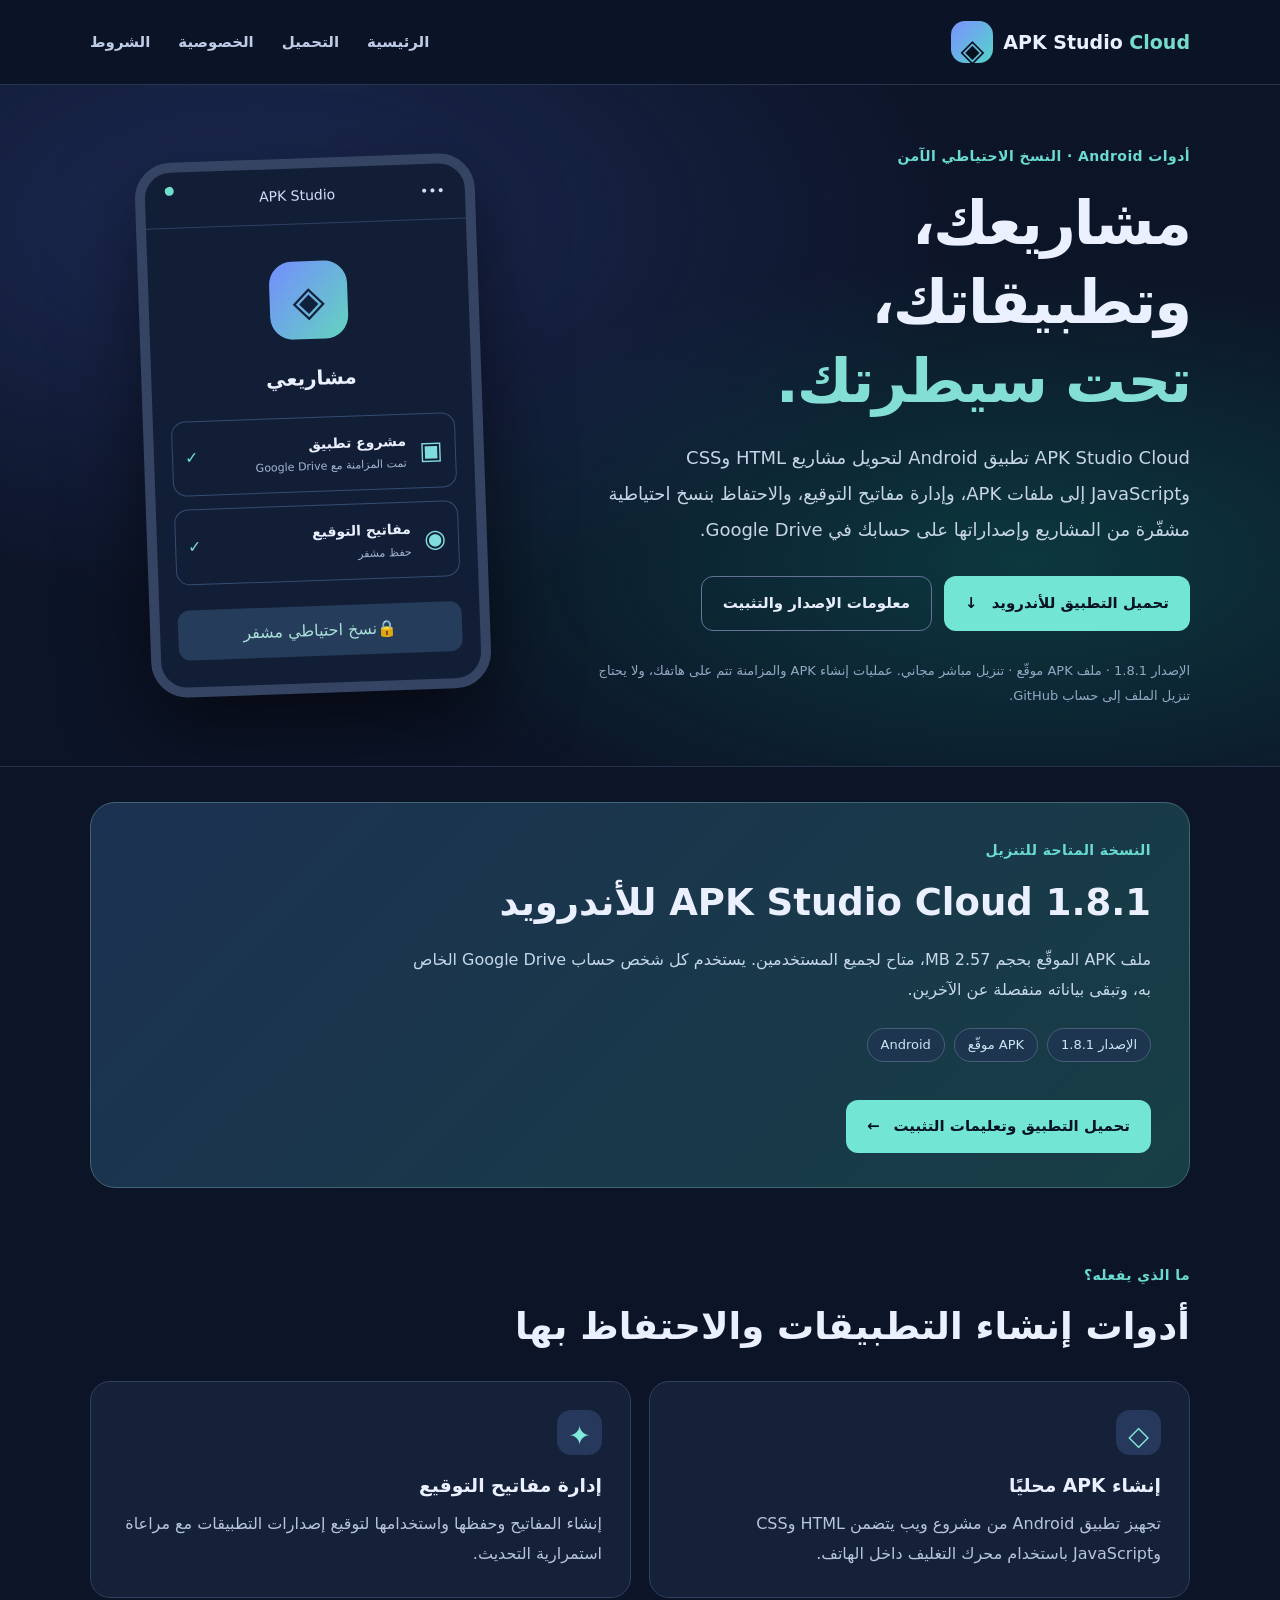
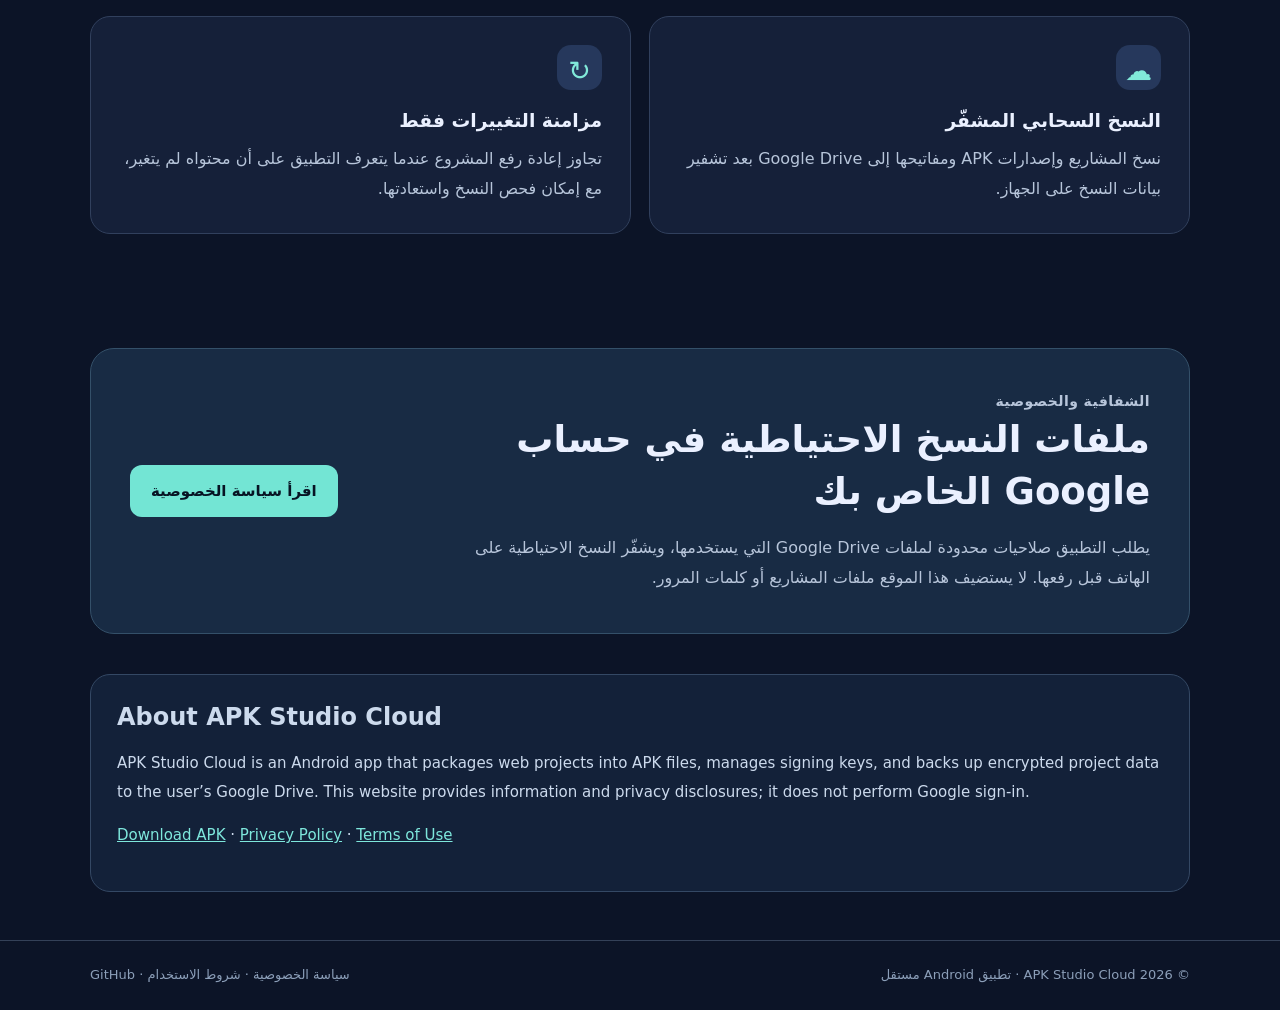
<file: index.html>
<!doctype html>
<html lang="ar" dir="rtl">
<head>
  <meta charset="utf-8">
  <meta name="viewport" content="width=device-width, initial-scale=1">
  <meta name="color-scheme" content="light dark">
  <meta name="theme-color" content="#111d39">
  <meta name="description" content="تعرف على APK Studio Cloud: إنشاء ملفات APK من مشاريع الويب، ومفاتيح التوقيع، والنسخ الاحتياطي المشفر في Google Drive.">
  <link rel="canonical" href="https://sjadmsave.github.io/">
  <link rel="icon" type="image/svg+xml" href="favicon.svg">
  <link rel="stylesheet" href="style.css">
  <title>الرئيسية | APK Studio Cloud</title>
</head>
<body>
<header class="header"><div class="shell nav"><a class="brand" href="./" aria-label="APK Studio Cloud الرئيسية"><span class="brand-mark" aria-hidden="true">◈</span><span>APK <strong>Studio</strong> <em>Cloud</em></span></a><nav aria-label="التنقل الرئيسي"><a href="./">الرئيسية</a><a href="download.html">التحميل</a><a href="privacy.html">الخصوصية</a><a href="terms.html">الشروط</a></nav></div></header>
<main id="content"><section class="hero"><div class="shell hero-grid"><div>
<p class="eyebrow">أدوات Android · النسخ الاحتياطي الآمن</p>
<h1>مشاريعك، وتطبيقاتك،<br><span>تحت سيطرتك.</span></h1>
<p class="lead">APK Studio Cloud تطبيق Android لتحويل مشاريع HTML وCSS وJavaScript إلى ملفات APK، وإدارة مفاتيح التوقيع، والاحتفاظ بنسخ احتياطية مشفّرة من المشاريع وإصداراتها على حسابك في Google Drive.</p>
<div class="cta"><a class="button main" href="downloads/APK-Studio-Cloud-1.8.1-Stable-signed.apk" download="APK-Studio-Cloud-1.8.1-Stable-signed.apk">تحميل التطبيق للأندرويد <span aria-hidden="true">↓</span></a><a class="button outline" href="download.html">معلومات الإصدار والتثبيت</a></div>
<div class="note">الإصدار 1.8.1 · ملف APK موقّع · تنزيل مباشر مجاني. عمليات إنشاء APK والمزامنة تتم على هاتفك، ولا يحتاج تنزيل الملف إلى حساب GitHub.</div>
</div><div class="hero-visual" aria-hidden="true"><div class="mockphone"><div class="mocktop"><span class="circle"></span><span>APK Studio</span><span>•••</span></div><div class="mock-inner"><div class="mock-icon">◈</div><div class="mock-title">مشاريعي</div><div class="mock-item"><span>▣</span><div><b>مشروع تطبيق</b><small>تمت المزامنة مع Google Drive</small></div><span class="ok">✓</span></div><div class="mock-item"><span>◉</span><div><b>مفاتيح التوقيع</b><small>حفظ مشفر</small></div><span class="ok">✓</span></div><div class="mock-strip"><span>🔒</span><span>نسخ احتياطي مشفر</span></div></div></div></div></div></section>
<section class="section shell download-highlight" id="download"><div><p class="eyebrow">النسخة المتاحة للتنزيل</p><h2>APK Studio Cloud 1.8.1 للأندرويد</h2><p>ملف APK الموقّع بحجم 2.57 MB، متاح لجميع المستخدمين. يستخدم كل شخص حساب Google Drive الخاص به، وتبقى بياناته منفصلة عن الآخرين.</p><div class="release-meta"><span>الإصدار 1.8.1</span><span>APK موقّع</span><span>Android</span></div><a class="button main" href="download.html">تحميل التطبيق وتعليمات التثبيت <span aria-hidden="true">←</span></a></div></section>
<section class="section shell" id="features"><div class="section-heading"><p class="eyebrow">ما الذي يفعله؟</p><h2>أدوات إنشاء التطبيقات والاحتفاظ بها</h2></div><div class="features">
<article class="feature"><div class="feature-icon">◇</div><h3>إنشاء APK محليًا</h3><p>تجهيز تطبيق Android من مشروع ويب يتضمن HTML وCSS وJavaScript باستخدام محرك التغليف داخل الهاتف.</p></article>
<article class="feature"><div class="feature-icon">✦</div><h3>إدارة مفاتيح التوقيع</h3><p>إنشاء المفاتيح وحفظها واستخدامها لتوقيع إصدارات التطبيقات مع مراعاة استمرارية التحديث.</p></article>
<article class="feature"><div class="feature-icon">☁</div><h3>النسخ السحابي المشفّر</h3><p>نسخ المشاريع وإصدارات APK ومفاتيحها إلى Google Drive بعد تشفير بيانات النسخ على الجهاز.</p></article>
<article class="feature"><div class="feature-icon">↻</div><h3>مزامنة التغييرات فقط</h3><p>تجاوز إعادة رفع المشروع عندما يتعرف التطبيق على أن محتواه لم يتغير، مع إمكان فحص النسخ واستعادتها.</p></article>
</div></section>
<section class="section shell privacy-banner"><div><p class="eyebrow">الشفافية والخصوصية</p><h2>ملفات النسخ الاحتياطية في حساب Google الخاص بك</h2><p>يطلب التطبيق صلاحيات محدودة لملفات Google Drive التي يستخدمها، ويشفّر النسخ الاحتياطية على الهاتف قبل رفعها. لا يستضيف هذا الموقع ملفات المشاريع أو كلمات المرور.</p></div><a class="button main" href="privacy.html">اقرأ سياسة الخصوصية</a></section>
<section class="section shell english-summary" lang="en" dir="ltr"><h2>About APK Studio Cloud</h2><p>APK Studio Cloud is an Android app that packages web projects into APK files, manages signing keys, and backs up encrypted project data to the user’s Google Drive. This website provides information and privacy disclosures; it does not perform Google sign-in.</p><p><a href="download.html">Download APK</a> · <a href="privacy.html">Privacy Policy</a> · <a href="terms.html">Terms of Use</a></p></section></main>
<footer class="footer"><div class="shell footer-inner"><span>© 2026 APK Studio Cloud · تطبيق Android مستقل</span><span><a href="privacy.html">سياسة الخصوصية</a> · <a href="terms.html">شروط الاستخدام</a> · <a href="https://github.com/sjadmsave" rel="noopener noreferrer">GitHub</a></span></div></footer>
</body></html>
</file>
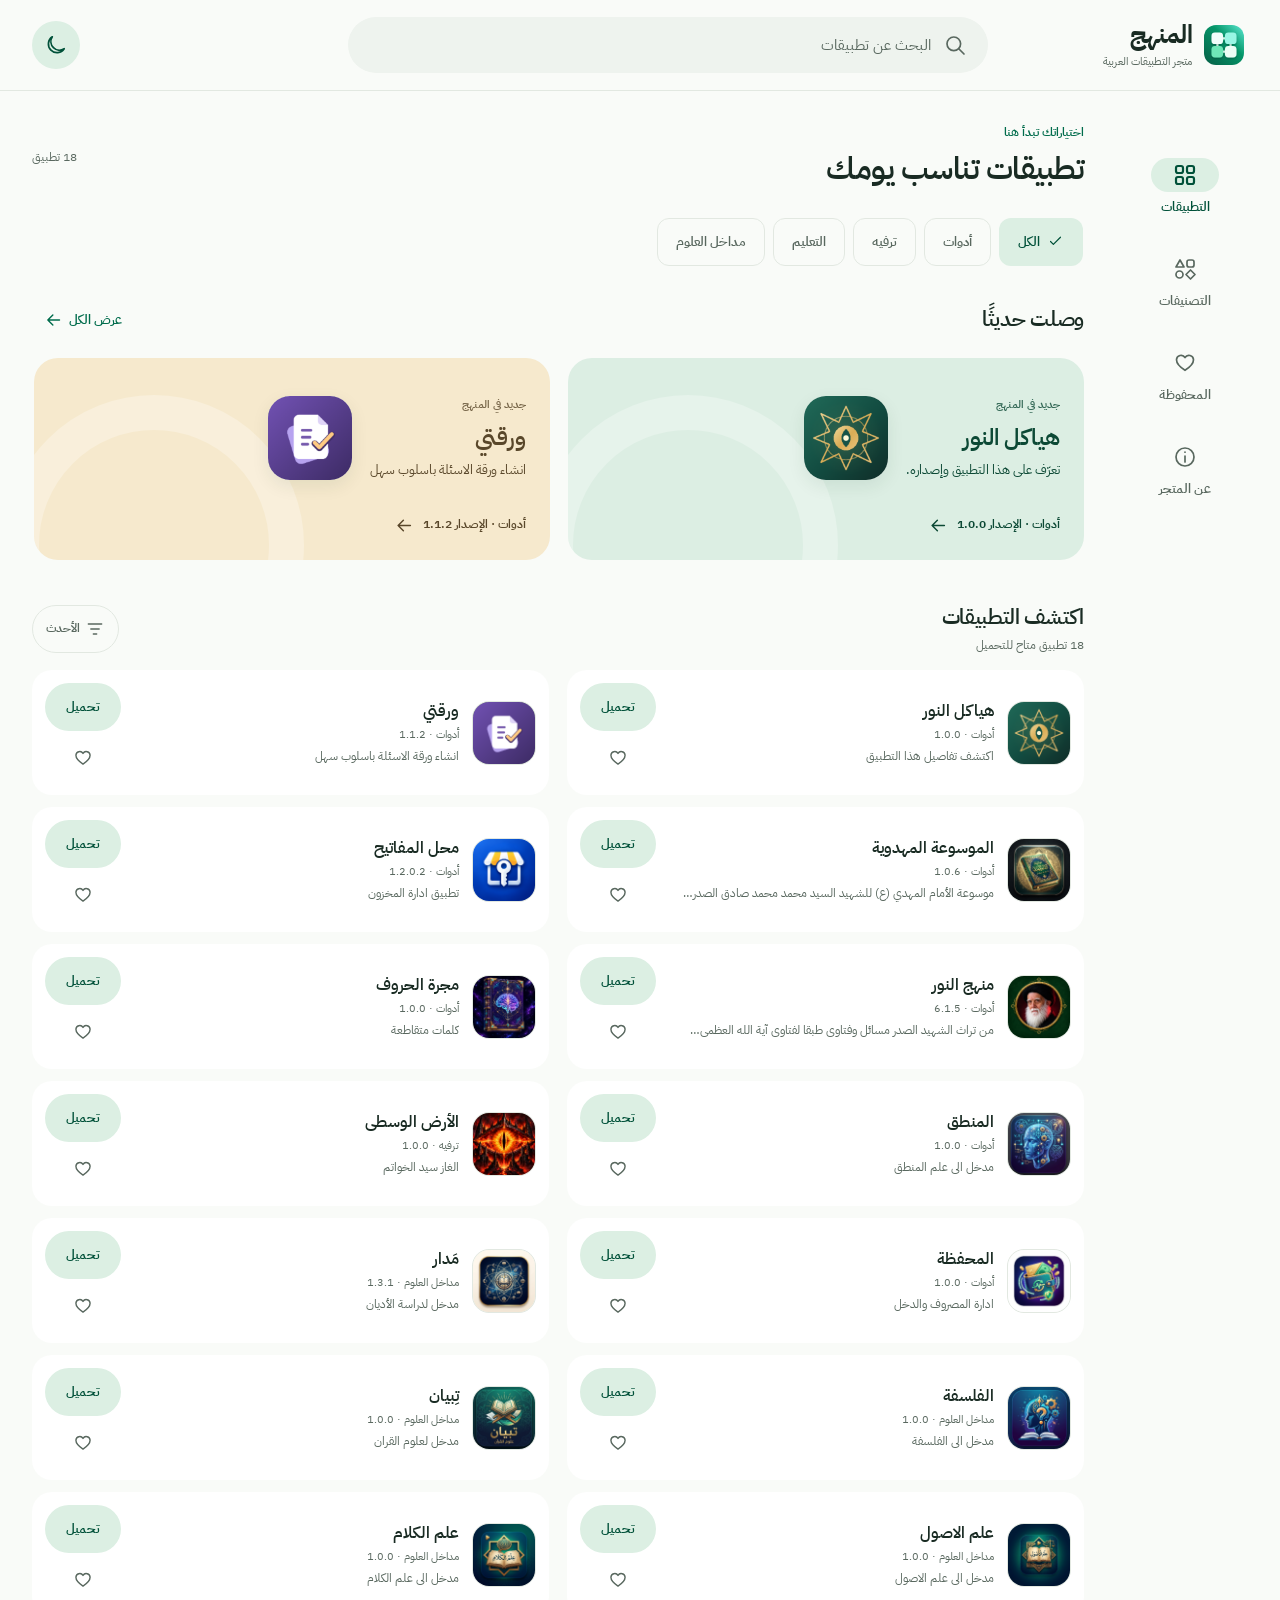
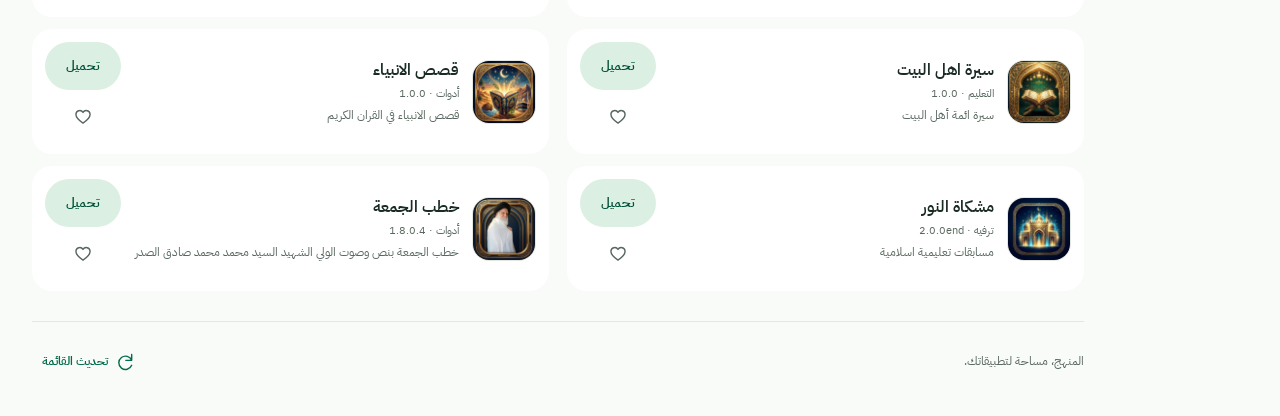
<file: almanhaj/index.html>
<!doctype html>
<html lang="ar" dir="rtl">
<head>
  <meta charset="utf-8">
  <meta name="viewport" content="width=device-width,initial-scale=1,viewport-fit=cover">
  <meta name="theme-color" content="#f9fbf8">
  <meta name="color-scheme" content="light dark">
  <meta name="description" content="المنهج، متجرك العربي لتطبيقات أندرويد. اكتشف التطبيقات، احفظ ما يعجبك، وحمّل الإصدارات المنشورة مباشرة.">
  <meta property="og:type" content="website">
  <meta property="og:title" content="المنهج | متجر التطبيقات العربية">
  <meta property="og:description" content="تطبيقات للمعرفة، وأدوات ليومك. اكتشفها في المنهج.">
  <meta property="og:image" content="https://sjadmsave.github.io/almanhaj/icons/store-icon-512.png">
  <link rel="canonical" href="https://sjadmsave.github.io/almanhaj/">
  <link rel="icon" type="image/svg+xml" href="logo.svg">
  <link rel="manifest" href="manifest.webmanifest">
  <meta name="mobile-web-app-capable" content="yes">
  <meta name="apple-mobile-web-app-capable" content="yes">
  <meta name="apple-mobile-web-app-status-bar-style" content="default">
  <link rel="preload" href="assets/fonts/ibm-plex-sans-arabic-arabic-400-normal.woff2" as="font" type="font/woff2" crossorigin>
  <script>try{var t=localStorage.getItem('almanhaj:theme:v1');document.documentElement.dataset.theme=t==='dark'||(t!=='light'&&matchMedia('(prefers-color-scheme: dark)').matches)?'dark':'light'}catch(e){}</script>
  <link rel="stylesheet" href="assets/store.css">
  <script src="assets/catalog-core.js" defer></script>
  <script src="assets/store.js" defer></script>
  <title>المنهج | متجر التطبيقات العربية</title>
</head>
<body>
  <svg class="icon-sprite" xmlns="http://www.w3.org/2000/svg" aria-hidden="true">
    <symbol id="i-search" viewBox="0 0 24 24"><circle cx="10.8" cy="10.8" r="6.8"/><path d="m16 16 5 5"/></symbol>
    <symbol id="i-apps" viewBox="0 0 24 24"><rect x="3" y="3" width="7" height="7" rx="2"/><rect x="14" y="3" width="7" height="7" rx="2"/><rect x="3" y="14" width="7" height="7" rx="2"/><rect x="14" y="14" width="7" height="7" rx="2"/></symbol>
    <symbol id="i-categories" viewBox="0 0 24 24"><path d="m7 3 4 7H3Z"/><rect x="14" y="3" width="7" height="7" rx="2"/><circle cx="6.5" cy="17.5" r="3.5"/><path d="m17.5 13 4.5 4.5-4.5 4.5-4.5-4.5Z"/></symbol>
    <symbol id="i-heart" viewBox="0 0 24 24"><path d="M20.5 8.8c0 5.1-8.5 10.5-8.5 10.5S3.5 13.9 3.5 8.8a4.6 4.6 0 0 1 8.5-2.3 4.6 4.6 0 0 1 8.5 2.3Z"/></symbol>
    <symbol id="i-info" viewBox="0 0 24 24"><circle cx="12" cy="12" r="9"/><path d="M12 11v6m0-10v.2"/></symbol>
    <symbol id="i-download" viewBox="0 0 24 24"><path d="M12 3v12m-5-5 5 5 5-5M4 17v4h16v-4"/></symbol>
    <symbol id="i-sort" viewBox="0 0 24 24"><path d="M4 6h16M7 12h10m-7 6h4"/></symbol>
    <symbol id="i-back" viewBox="0 0 24 24"><path d="m10 5 7 7-7 7M17 12H3"/></symbol>
    <symbol id="i-arrow" viewBox="0 0 24 24"><path d="m13 6-6 6 6 6M7 12h14"/></symbol>
    <symbol id="i-close" viewBox="0 0 24 24"><path d="m6 6 12 12M6 18 18 6"/></symbol>
    <symbol id="i-moon" viewBox="0 0 24 24"><path d="M20.2 15.7A8.6 8.6 0 0 1 8.3 3.8 8.6 8.6 0 1 0 20.2 15.7Z"/></symbol>
    <symbol id="i-sun" viewBox="0 0 24 24"><circle cx="12" cy="12" r="4"/><path d="M12 2v2m0 16v2M4.9 4.9l1.4 1.4m11.4 11.4 1.4 1.4M2 12h2m16 0h2M4.9 19.1l1.4-1.4M17.7 6.3l1.4-1.4"/></symbol>
    <symbol id="i-share" viewBox="0 0 24 24"><circle cx="18" cy="5" r="3"/><circle cx="6" cy="12" r="3"/><circle cx="18" cy="19" r="3"/><path d="m8.6 10.5 6.8-4m-6.8 7 6.8 4"/></symbol>
    <symbol id="i-book" viewBox="0 0 24 24"><path d="M12 5v16M3 3c4 0 6 0 9 2 3-2 5-2 9-2v16c-4 0-6 0-9 2-3-2-5-2-9-2Z"/></symbol>
    <symbol id="i-tools" viewBox="0 0 24 24"><path d="m15 3-3 3 1 4 4 1 3-3c1 5-3 8-7 6L6 21l-3-3 7-7c-2-4 1-8 5-8Z"/></symbol>
    <symbol id="i-game" viewBox="0 0 24 24"><path d="M8 7h8c3 0 4 2 5 8 1 5-2 7-6 2H9c-4 5-7 3-6-2 1-6 2-8 5-8Z"/><path d="M6 12h5m-2.5-2.5v5m7.5-3h.1m2 3h.1"/></symbol>
    <symbol id="i-refresh" viewBox="0 0 24 24"><path d="M20 10a8 8 0 1 0 0 6M20 3v7h-7"/></symbol>
    <symbol id="i-check" viewBox="0 0 24 24"><path d="m5 12 4 4L19 6"/></symbol>
  </svg>
  <a class="skip-link" href="#content">تجاوز إلى التطبيقات</a>
  <header class="app-bar">
    <div class="shell app-bar-inner">
      <a class="brand" href="#view=discover" data-view="discover" aria-label="المنهج، اكتشف التطبيقات"><img src="logo.svg" width="40" height="40" alt=""><span><strong>المنهج</strong><small>متجر التطبيقات العربية</small></span></a>
      <form class="search-field" id="search-form" role="search"><svg aria-hidden="true"><use href="#i-search"/></svg><input id="search" type="search" aria-label="ابحث في التطبيقات" placeholder="البحث عن تطبيقات" autocomplete="off" enterkeyhint="search" maxlength="150"><button id="clear-search" class="icon-button" type="button" aria-label="مسح البحث" hidden><svg aria-hidden="true"><use href="#i-close"/></svg></button></form>
      <button id="theme-toggle" class="icon-button theme-toggle" type="button" aria-label="تفعيل المظهر الداكن"><svg aria-hidden="true"><use href="#i-moon"/></svg></button>
    </div>
  </header>
  <div class="offline-banner" id="offline-banner" role="status" hidden>أنت غير متصل بالإنترنت. اتصل لتحديث التطبيقات وتنزيلها.</div>
  <div class="workspace shell">
    <nav class="main-nav" aria-label="التنقل الأساسي">
      <a class="nav-item is-current" href="#view=discover" data-view="discover" aria-current="page"><span class="nav-icon"><svg aria-hidden="true"><use href="#i-apps"/></svg></span><span>التطبيقات</span></a>
      <a class="nav-item" href="#view=categories" data-view="categories"><span class="nav-icon"><svg aria-hidden="true"><use href="#i-categories"/></svg></span><span>التصنيفات</span></a>
      <a class="nav-item" href="#view=saved" data-view="saved"><span class="nav-icon"><svg aria-hidden="true"><use href="#i-heart"/></svg><span id="saved-badge" class="nav-badge" aria-hidden="true" hidden></span></span><span>المحفوظة</span></a>
      <a class="nav-item" href="#view=about" data-view="about"><span class="nav-icon"><svg aria-hidden="true"><use href="#i-info"/></svg></span><span>عن المتجر</span></a>
    </nav>
    <main id="content">
      <section id="catalog-view" aria-labelledby="page-title">
        <div class="page-heading"><div><p class="eyebrow" id="page-kicker">اختياراتك تبدأ هنا</p><h1 id="page-title" tabindex="-1">تطبيقات تناسب يومك</h1></div><span class="catalog-total" id="total-count"></span></div>
        <div class="category-scroll" id="filters" role="group" aria-label="تصفية حسب التصنيف"></div>
        <section class="featured-section" id="featured-section" aria-labelledby="featured-title" hidden><div class="section-heading"><h2 id="featured-title">وصلت حديثًا</h2><button id="show-latest" class="text-button" type="button">عرض الكل <svg aria-hidden="true"><use href="#i-arrow"/></svg></button></div><div class="featured-rail" id="featured-rail"></div></section>
        <section class="app-list-section" aria-labelledby="list-title">
          <div class="section-heading list-heading"><div><h2 id="list-title">اكتشف التطبيقات</h2><p id="result-summary" role="status" aria-live="polite">جارٍ تحميل التطبيقات…</p></div><button id="sort-open" class="sort-button" type="button" aria-haspopup="dialog"><svg aria-hidden="true"><use href="#i-sort"/></svg><span id="sort-label">الأحدث</span></button></div>
          <div class="active-filter" id="active-filter" hidden><span id="filter-description"></span><button id="clear-filters" class="text-button" type="button">مسح التصفية</button></div>
          <div class="app-grid" id="cards" aria-busy="true"><div class="skeleton-card"></div><div class="skeleton-card"></div><div class="skeleton-card"></div><div class="skeleton-card"></div></div>
        </section>
      </section>
      <section id="categories-view" aria-labelledby="categories-title" hidden><div class="page-heading"><div><p class="eyebrow">مساحة لكل اهتمام</p><h1 id="categories-title" tabindex="-1">تصفح التصنيفات</h1><p>اعثر على ما يناسبك، حسب المجال.</p></div></div><div class="category-grid" id="category-grid"></div></section>
      <section id="about-view" aria-labelledby="about-title" hidden>
        <div class="page-heading"><div><p class="eyebrow">مساحة عربية للتطبيقات</p><h1 id="about-title" tabindex="-1">أهلًا بك في المنهج</h1></div></div>
        <div class="about-identity"><img src="logo.svg" width="72" height="72" alt=""><div><h2>تطبيقات للمعرفة والحياة</h2><p>متجر عربي مستقل يجمع التطبيقات المنشورة، ويقرّبك مما تحتاجه في يومك.</p></div></div>
        <div class="info-list">
          <details open><summary>كيف أحمّل تطبيقًا؟<svg aria-hidden="true"><use href="#i-arrow"/></svg></summary><ol><li>اختر التطبيق واطّلع على تفاصيله وإصداره.</li><li>اضغط «تحميل APK»، ثم افتح الملف بعد اكتمال التنزيل.</li><li>إذا طلب أندرويد إذن التثبيت، اسمح به للمصدر الذي تثق به ثم أكمل التثبيت.</li></ol><p>ملفات التطبيقات تُنزّل مباشرة من إصداراتها المنشورة على GitHub Releases.</p></details>
          <details><summary>معلومات الإصدار والتحقق<svg aria-hidden="true"><use href="#i-arrow"/></svg></summary><p>تجد في تفاصيل كل تطبيق رقم الإصدار وتاريخ النشر وملاحظات التحديث. ويمكنك نسخ بصمة ملف APK وبصمة شهادة التوقيع عند توفرهما ومقارنتهما بالملف الذي نزّلته.</p></details>
          <details><summary>محفوظاتك وخصوصيتك<svg aria-hidden="true"><use href="#i-arrow"/></svg></summary><p>تُحفظ قائمة التطبيقات المفضلة واختيار المظهر في هذا المتصفح على جهازك. لا تحتاج إلى إنشاء حساب. عند مسح بيانات الموقع تُحذف هذه التفضيلات. لا يستخدم المتجر أدوات تتبع أو إعلانات.</p></details>
          <details><summary>إضافة المتجر إلى الشاشة الرئيسية<svg aria-hidden="true"><use href="#i-arrow"/></svg></summary><p>افتح قائمة متصفحك واختر «إضافة إلى الشاشة الرئيسية» إذا كان الخيار متاحًا. سيبقى الاتصال بالإنترنت مطلوبًا لقراءة أحدث قائمة للتطبيقات وتنزيل ملفاتها.</p></details>
        </div>
        <p class="about-footer">المنهج · متجر التطبيقات العربية · <span id="year"></span></p>
      </section>
      <noscript><p class="no-script">فعّل JavaScript في متصفحك لعرض كتالوج التطبيقات والبحث والتحميل.</p></noscript>
      <footer class="store-footer"><span>المنهج، مساحة لتطبيقاتك.</span><button class="text-button" id="refresh-catalog" type="button"><svg aria-hidden="true"><use href="#i-refresh"/></svg>تحديث القائمة</button></footer>
    </main>
  </div>
  <dialog id="details-modal" class="bottom-sheet details-sheet" aria-labelledby="modal-name">
    <div class="sheet-handle" aria-hidden="true"></div>
    <header class="sheet-bar"><button id="modal-close" class="icon-button" type="button" aria-label="إغلاق التفاصيل"><svg aria-hidden="true"><use href="#i-back"/></svg></button><span>تفاصيل التطبيق</span><button id="modal-share" class="icon-button" type="button" aria-label="مشاركة رابط التطبيق"><svg aria-hidden="true"><use href="#i-share"/></svg></button></header>
    <div class="sheet-content">
      <div class="detail-identity"><img id="modal-icon" src="logo.svg" width="88" height="88" alt=""><div><span id="modal-category" class="mini-category"></span><h2 id="modal-name"></h2><span class="detail-platform">تطبيق أندرويد · APK</span></div></div>
      <div class="detail-stats"><div><span>الإصدار</span><strong id="modal-version" dir="auto"></strong></div><div><span>آخر نشر</span><strong id="modal-date"></strong></div><div><span>التصنيف</span><strong id="modal-category-stat"></strong></div></div>
      <section class="detail-section"><h3>عن هذا التطبيق</h3><p id="modal-description"></p></section><section class="detail-section"><h3>ما الجديد؟</h3><p id="modal-notes"></p></section>
      <details class="technical-info"><summary>معلومات التطبيق والتحقق<svg aria-hidden="true"><use href="#i-arrow"/></svg></summary><dl>
        <dt>اسم الحزمة</dt><dd id="modal-package" dir="ltr"></dd><dt>رمز الإصدار</dt><dd id="modal-code" dir="ltr"></dd>
        <dt>بصمة الملف SHA-256</dt><dd><span id="modal-sha" dir="ltr"></span><button class="copy-button" data-copy="modal-sha" type="button">نسخ البصمة</button></dd>
        <dt>بصمة شهادة التوقيع SHA-256</dt><dd><span id="modal-cert" dir="ltr"></span><button class="copy-button" data-copy="modal-cert" type="button">نسخ البصمة</button></dd>
      </dl><p>بيانات الإصدار من سجل النشر. قارن البصمات بالملف بعد تنزيله للتحقق منه.</p><a id="modal-release" class="text-button" href="https://github.com" target="_blank" rel="noopener noreferrer">عرض صفحة الإصدار <svg aria-hidden="true"><use href="#i-arrow"/></svg></a></details>
      <p class="download-caption">تحميل مباشر من GitHub. افتح الملف بعد تنزيله لإكمال التثبيت.</p>
      <p class="share-fallback" id="share-fallback" hidden><label for="share-url">رابط التطبيق</label><input id="share-url" type="text" readonly dir="ltr"></p>
    </div>
    <footer class="sheet-actions"><a id="modal-download" class="button primary-button" href="https://github.com" target="_blank" rel="noopener noreferrer"><svg aria-hidden="true"><use href="#i-download"/></svg>تحميل APK</a><button id="modal-save" class="button tonal-button" type="button" aria-pressed="false"><svg aria-hidden="true"><use href="#i-heart"/></svg><span>حفظ التطبيق</span></button></footer>
  </dialog>
  <dialog id="sort-modal" class="bottom-sheet sort-sheet" aria-labelledby="sort-title"><div class="sheet-handle" aria-hidden="true"></div><header class="sheet-bar"><h2 id="sort-title">ترتيب التطبيقات</h2><button class="icon-button" id="sort-close" type="button" aria-label="إغلاق الترتيب"><svg aria-hidden="true"><use href="#i-close"/></svg></button></header><form id="sort-form"><label><input type="radio" name="sort" value="newest" checked><span>الأحدث نشرًا</span></label><label><input type="radio" name="sort" value="oldest"><span>الأقدم نشرًا</span></label><label><input type="radio" name="sort" value="name"><span>الاسم: أ – ي</span></label><label><input type="radio" name="sort" value="name-desc"><span>الاسم: ي – أ</span></label></form></dialog>
  <div class="snackbar" id="snackbar" role="status" aria-live="polite" hidden></div>
</body>
</html>
</file>
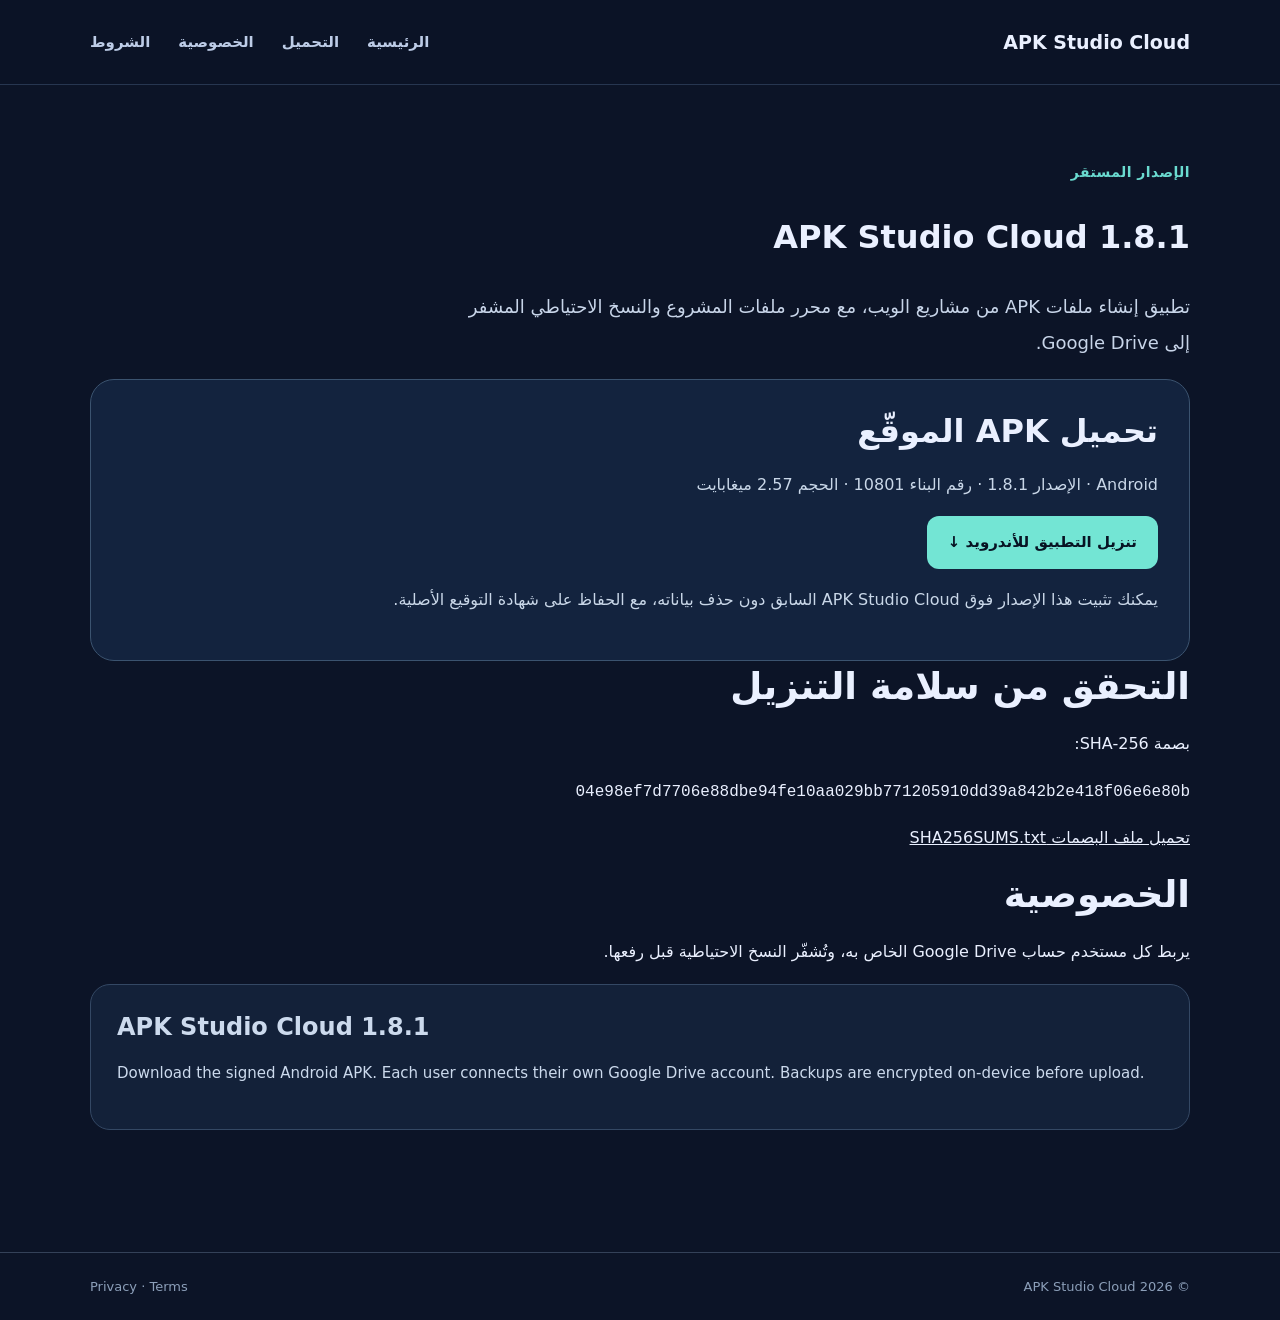
<file: download.html>
<!doctype html>
<html lang="ar" dir="rtl"><head><meta charset="utf-8"><meta name="viewport" content="width=device-width, initial-scale=1">
<meta name="description" content="تنزيل APK Studio Cloud 1.8.1 المستقر لهواتف Android.">
<link rel="canonical" href="https://sjadmsave.github.io/download.html">
<link rel="stylesheet" href="style.css"><link rel="icon" href="favicon.svg">
<title>تحميل APK Studio Cloud 1.8.1</title></head>
<body><header class="header"><div class="shell nav"><a class="brand" href="./">APK Studio Cloud</a><nav><a href="./">الرئيسية</a><a href="download.html">التحميل</a><a href="privacy.html">الخصوصية</a><a href="terms.html">الشروط</a></nav></div></header>
<main class="shell section"><p class="eyebrow">الإصدار المستقر</p><h1>APK Studio Cloud 1.8.1</h1>
<p class="lead">تطبيق إنشاء ملفات APK من مشاريع الويب، مع محرر ملفات المشروع والنسخ الاحتياطي المشفر إلى Google Drive.</p>
<div class="download-card"><h2>تحميل APK الموقّع</h2>
<p>Android · الإصدار 1.8.1 · رقم البناء 10801 · الحجم 2.57 ميغابايت</p>
<a class="button main" href="downloads/APK-Studio-Cloud-1.8.1-Stable-signed.apk" download>تنزيل التطبيق للأندرويد ↓</a>
<p>يمكنك تثبيت هذا الإصدار فوق APK Studio Cloud السابق دون حذف بياناته، مع الحفاظ على شهادة التوقيع الأصلية.</p></div>
<h2>التحقق من سلامة التنزيل</h2><p>بصمة SHA-256:</p>
<p><code style="overflow-wrap:anywhere">04e98ef7d7706e88dbe94fe10aa029bb771205910dd39a842b2e418f06e6e80b</code></p>
<p><a href="downloads/SHA256SUMS.txt">تحميل ملف البصمات SHA256SUMS.txt</a></p>
<h2>الخصوصية</h2><p>يربط كل مستخدم حساب Google Drive الخاص به، وتُشفّر النسخ الاحتياطية قبل رفعها.</p>
<section class="english-summary" lang="en" dir="ltr"><h2>APK Studio Cloud 1.8.1</h2><p>Download the signed Android APK. Each user connects their own Google Drive account. Backups are encrypted on-device before upload.</p></section>
</main><footer class="footer"><div class="shell footer-inner"><span>© 2026 APK Studio Cloud</span><span><a href="privacy.html">Privacy</a> · <a href="terms.html">Terms</a></span></div></footer></body></html>
</file>
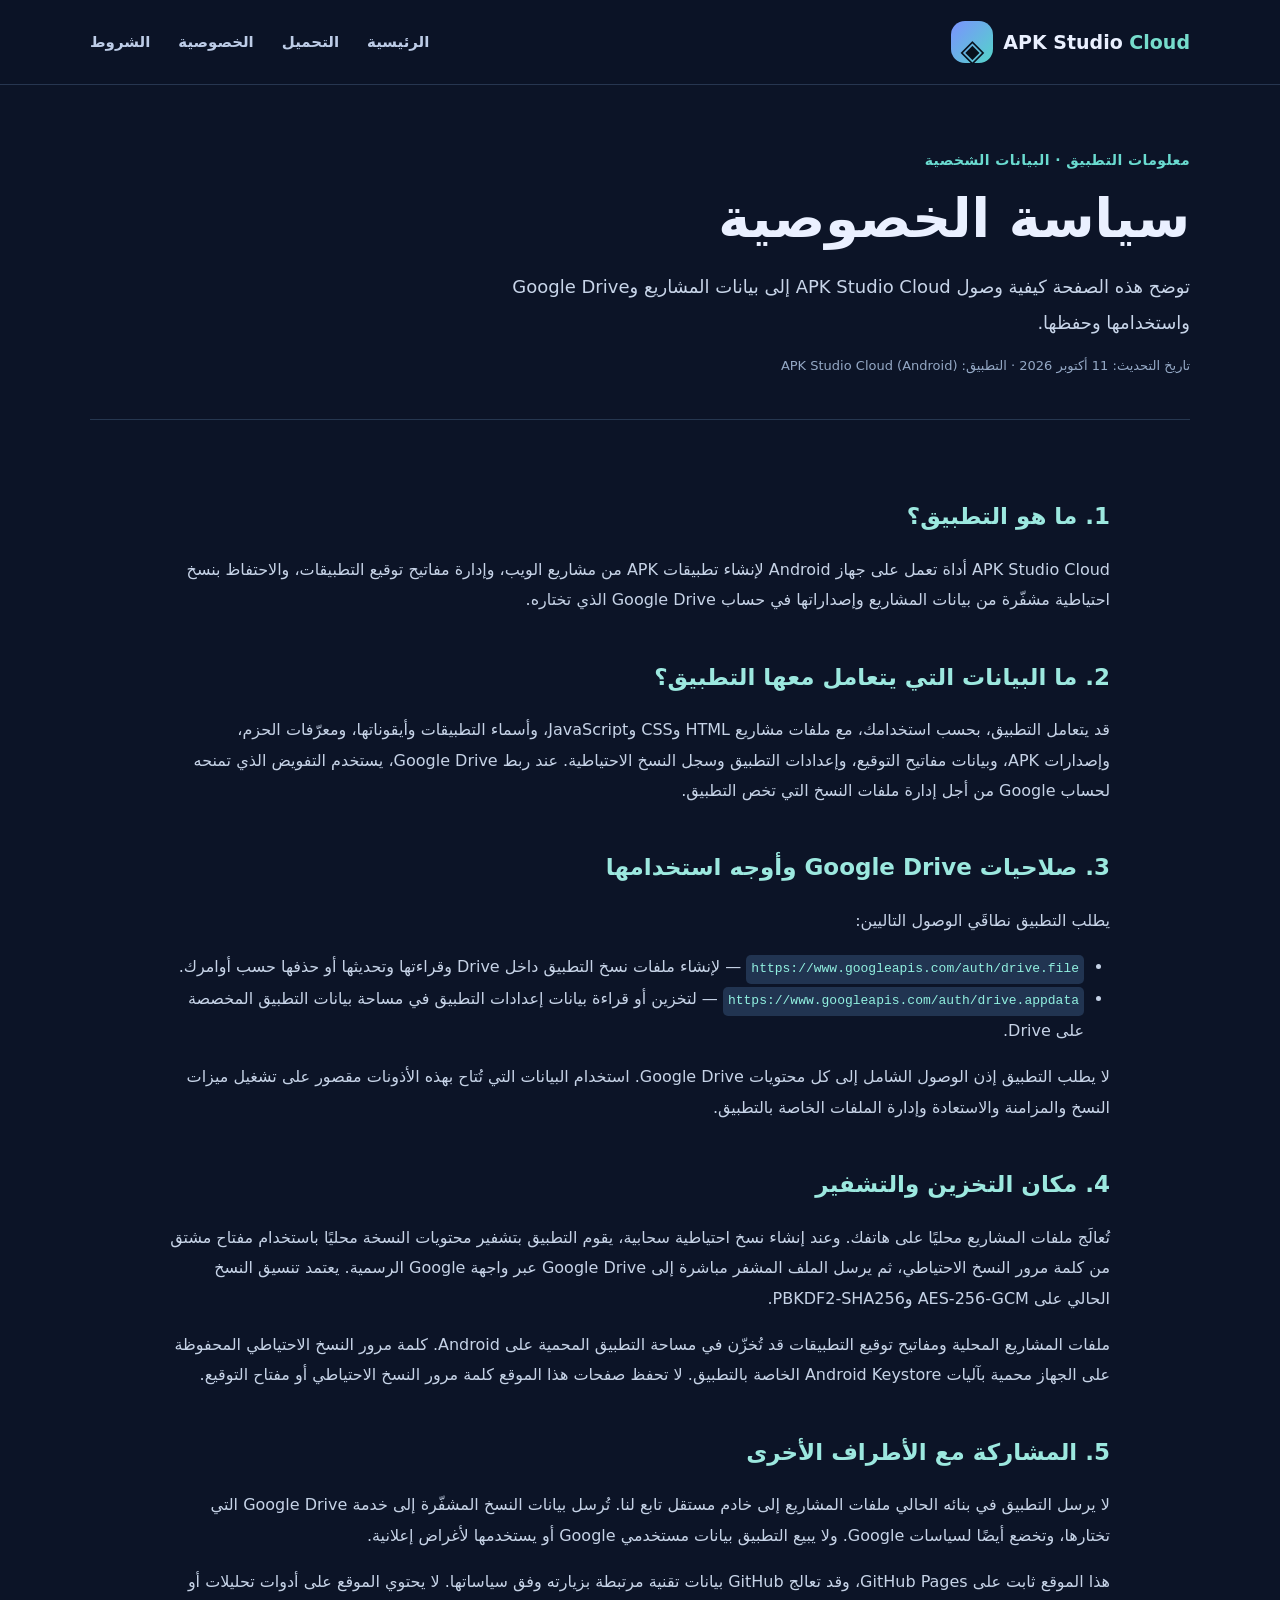
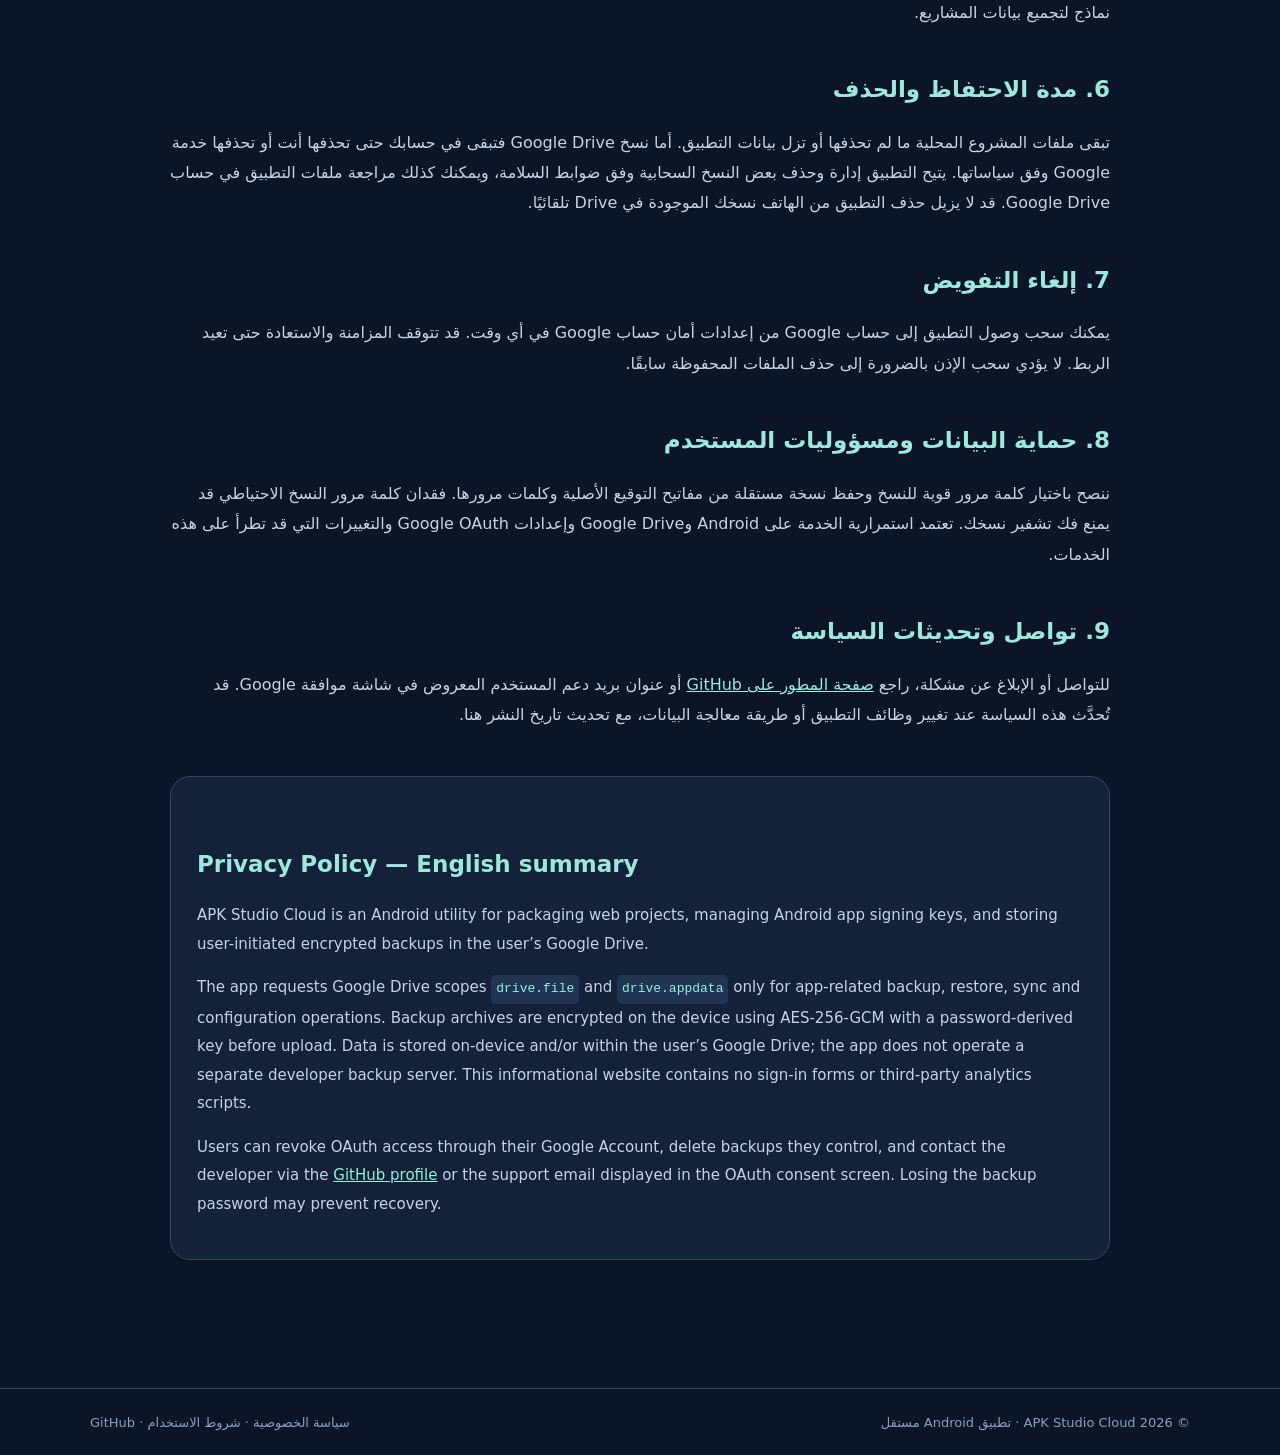
<file: privacy.html>
<!doctype html>
<html lang="ar" dir="rtl">
<head>
  <meta charset="utf-8">
  <meta name="viewport" content="width=device-width, initial-scale=1">
  <meta name="color-scheme" content="light dark">
  <meta name="theme-color" content="#111d39">
  <meta name="description" content="سياسة الخصوصية لتطبيق APK Studio Cloud، ووصوله إلى Google Drive وتخزين النسخ الاحتياطية المشفرة.">
  <link rel="canonical" href="https://sjadmsave.github.io/privacy.html">
  <link rel="icon" type="image/svg+xml" href="favicon.svg">
  <link rel="stylesheet" href="style.css">
  <title>سياسة الخصوصية | APK Studio Cloud</title>
</head>
<body>
<header class="header"><div class="shell nav"><a class="brand" href="./" aria-label="APK Studio Cloud الرئيسية"><span class="brand-mark" aria-hidden="true">◈</span><span>APK <strong>Studio</strong> <em>Cloud</em></span></a><nav aria-label="التنقل الرئيسي"><a href="./">الرئيسية</a><a href="download.html">التحميل</a><a href="privacy.html">الخصوصية</a><a href="terms.html">الشروط</a></nav></div></header>
<main id="content"><section class="subhero shell"><p class="eyebrow">معلومات التطبيق · البيانات الشخصية</p><h1>سياسة الخصوصية</h1><p class="lead">توضح هذه الصفحة كيفية وصول APK Studio Cloud إلى بيانات المشاريع وGoogle Drive واستخدامها وحفظها.</p><p class="meta">تاريخ التحديث: 11 أكتوبر 2026 · التطبيق: APK Studio Cloud (Android)</p></section>
<article class="policy shell"><h2>1. ما هو التطبيق؟</h2><p>APK Studio Cloud أداة تعمل على جهاز Android لإنشاء تطبيقات APK من مشاريع الويب، وإدارة مفاتيح توقيع التطبيقات، والاحتفاظ بنسخ احتياطية مشفّرة من بيانات المشاريع وإصداراتها في حساب Google Drive الذي تختاره.</p>
<h2>2. ما البيانات التي يتعامل معها التطبيق؟</h2><p>قد يتعامل التطبيق، بحسب استخدامك، مع ملفات مشاريع HTML وCSS وJavaScript، وأسماء التطبيقات وأيقوناتها، ومعرّفات الحزم، وإصدارات APK، وبيانات مفاتيح التوقيع، وإعدادات التطبيق وسجل النسخ الاحتياطية. عند ربط Google Drive، يستخدم التفويض الذي تمنحه لحساب Google من أجل إدارة ملفات النسخ التي تخص التطبيق.</p>
<h2>3. صلاحيات Google Drive وأوجه استخدامها</h2><p>يطلب التطبيق نطاقَي الوصول التاليين:</p><ul><li><code dir="ltr">https://www.googleapis.com/auth/drive.file</code> — لإنشاء ملفات نسخ التطبيق داخل Drive وقراءتها وتحديثها أو حذفها حسب أوامرك.</li><li><code dir="ltr">https://www.googleapis.com/auth/drive.appdata</code> — لتخزين أو قراءة بيانات إعدادات التطبيق في مساحة بيانات التطبيق المخصصة على Drive.</li></ul><p>لا يطلب التطبيق إذن الوصول الشامل إلى كل محتويات Google Drive. استخدام البيانات التي تُتاح بهذه الأذونات مقصور على تشغيل ميزات النسخ والمزامنة والاستعادة وإدارة الملفات الخاصة بالتطبيق.</p>
<h2>4. مكان التخزين والتشفير</h2><p>تُعالَج ملفات المشاريع محليًا على هاتفك. وعند إنشاء نسخ احتياطية سحابية، يقوم التطبيق بتشفير محتويات النسخة محليًا باستخدام مفتاح مشتق من كلمة مرور النسخ الاحتياطي، ثم يرسل الملف المشفر مباشرة إلى Google Drive عبر واجهة Google الرسمية. يعتمد تنسيق النسخ الحالي على AES-256-GCM وPBKDF2-SHA256.</p><p>ملفات المشاريع المحلية ومفاتيح توقيع التطبيقات قد تُخزّن في مساحة التطبيق المحمية على Android. كلمة مرور النسخ الاحتياطي المحفوظة على الجهاز محمية بآليات Android Keystore الخاصة بالتطبيق. لا تحفظ صفحات هذا الموقع كلمة مرور النسخ الاحتياطي أو مفتاح التوقيع.</p>
<h2>5. المشاركة مع الأطراف الأخرى</h2><p>لا يرسل التطبيق في بنائه الحالي ملفات المشاريع إلى خادم مستقل تابع لنا. تُرسل بيانات النسخ المشفّرة إلى خدمة Google Drive التي تختارها، وتخضع أيضًا لسياسات Google. ولا يبيع التطبيق بيانات مستخدمي Google أو يستخدمها لأغراض إعلانية.</p><p>هذا الموقع ثابت على GitHub Pages، وقد تعالج GitHub بيانات تقنية مرتبطة بزيارته وفق سياساتها. لا يحتوي الموقع على أدوات تحليلات أو نماذج لتجميع بيانات المشاريع.</p>
<h2>6. مدة الاحتفاظ والحذف</h2><p>تبقى ملفات المشروع المحلية ما لم تحذفها أو تزل بيانات التطبيق. أما نسخ Google Drive فتبقى في حسابك حتى تحذفها أنت أو تحذفها خدمة Google وفق سياساتها. يتيح التطبيق إدارة وحذف بعض النسخ السحابية وفق ضوابط السلامة، ويمكنك كذلك مراجعة ملفات التطبيق في حساب Google Drive. قد لا يزيل حذف التطبيق من الهاتف نسخك الموجودة في Drive تلقائيًا.</p>
<h2>7. إلغاء التفويض</h2><p>يمكنك سحب وصول التطبيق إلى حساب Google من إعدادات أمان حساب Google في أي وقت. قد تتوقف المزامنة والاستعادة حتى تعيد الربط. لا يؤدي سحب الإذن بالضرورة إلى حذف الملفات المحفوظة سابقًا.</p>
<h2>8. حماية البيانات ومسؤوليات المستخدم</h2><p>ننصح باختيار كلمة مرور قوية للنسخ وحفظ نسخة مستقلة من مفاتيح التوقيع الأصلية وكلمات مرورها. فقدان كلمة مرور النسخ الاحتياطي قد يمنع فك تشفير نسخك. تعتمد استمرارية الخدمة على Android وGoogle Drive وإعدادات Google OAuth والتغييرات التي قد تطرأ على هذه الخدمات.</p>
<h2>9. تواصل وتحديثات السياسة</h2><p>للتواصل أو الإبلاغ عن مشكلة، راجع <a href="https://github.com/sjadmsave" rel="noopener noreferrer">صفحة المطور على GitHub</a> أو عنوان بريد دعم المستخدم المعروض في شاشة موافقة Google. قد تُحدَّث هذه السياسة عند تغيير وظائف التطبيق أو طريقة معالجة البيانات، مع تحديث تاريخ النشر هنا.</p>
<section class="english-summary" dir="ltr" lang="en"><h2>Privacy Policy — English summary</h2><p>APK Studio Cloud is an Android utility for packaging web projects, managing Android app signing keys, and storing user-initiated encrypted backups in the user’s Google Drive.</p><p>The app requests Google Drive scopes <code>drive.file</code> and <code>drive.appdata</code> only for app-related backup, restore, sync and configuration operations. Backup archives are encrypted on the device using AES-256-GCM with a password-derived key before upload. Data is stored on-device and/or within the user’s Google Drive; the app does not operate a separate developer backup server. This informational website contains no sign-in forms or third-party analytics scripts.</p><p>Users can revoke OAuth access through their Google Account, delete backups they control, and contact the developer via the <a href="https://github.com/sjadmsave">GitHub profile</a> or the support email displayed in the OAuth consent screen. Losing the backup password may prevent recovery.</p></section>
</article></main>
<footer class="footer"><div class="shell footer-inner"><span>© 2026 APK Studio Cloud · تطبيق Android مستقل</span><span><a href="privacy.html">سياسة الخصوصية</a> · <a href="terms.html">شروط الاستخدام</a> · <a href="https://github.com/sjadmsave" rel="noopener noreferrer">GitHub</a></span></div></footer>
</body></html>
</file>
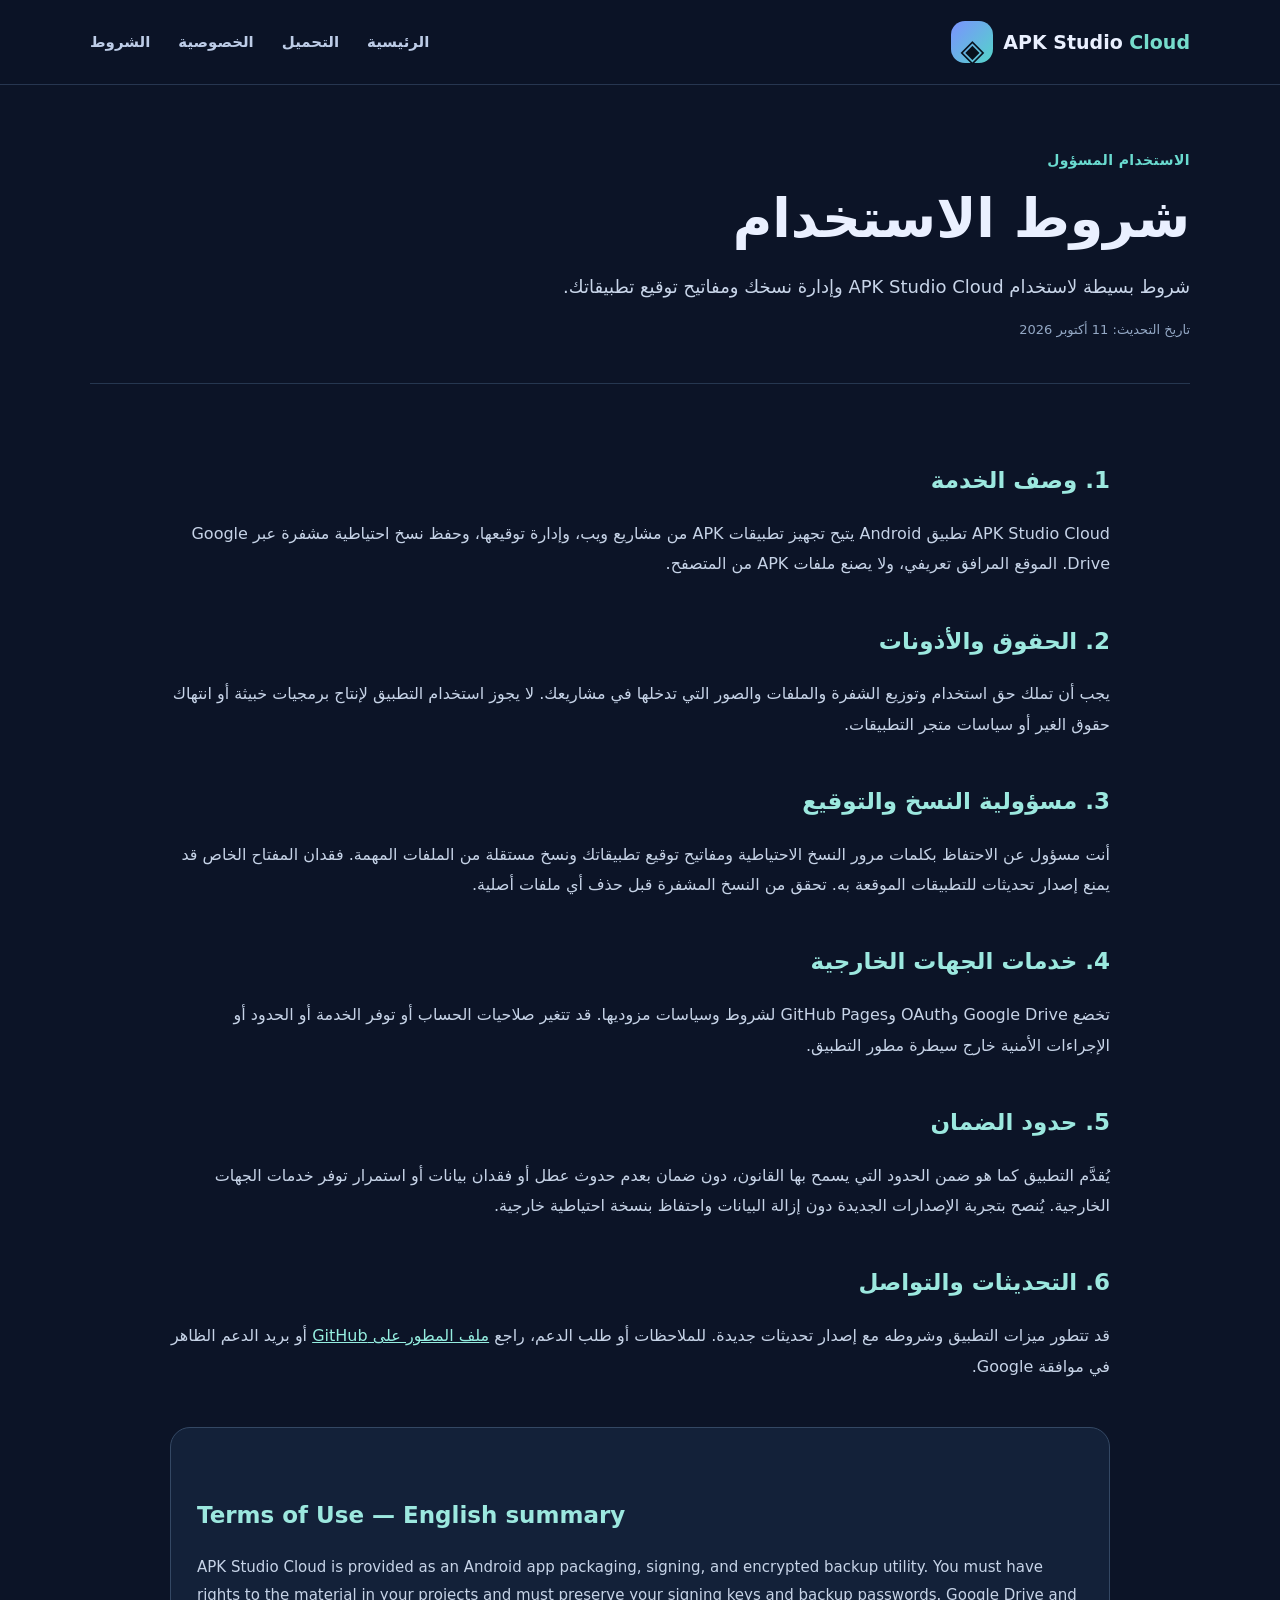
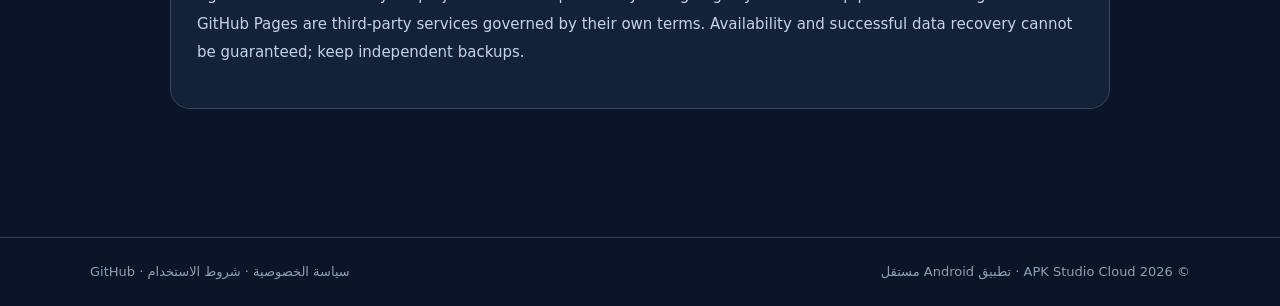
<file: terms.html>
<!doctype html>
<html lang="ar" dir="rtl">
<head>
  <meta charset="utf-8">
  <meta name="viewport" content="width=device-width, initial-scale=1">
  <meta name="color-scheme" content="light dark">
  <meta name="theme-color" content="#111d39">
  <meta name="description" content="شروط استخدام APK Studio Cloud وإنشاء ملفات APK وحفظ النسخ الاحتياطية ومفاتيح التوقيع.">
  <link rel="canonical" href="https://sjadmsave.github.io/terms.html">
  <link rel="icon" type="image/svg+xml" href="favicon.svg">
  <link rel="stylesheet" href="style.css">
  <title>شروط الاستخدام | APK Studio Cloud</title>
</head>
<body>
<header class="header"><div class="shell nav"><a class="brand" href="./" aria-label="APK Studio Cloud الرئيسية"><span class="brand-mark" aria-hidden="true">◈</span><span>APK <strong>Studio</strong> <em>Cloud</em></span></a><nav aria-label="التنقل الرئيسي"><a href="./">الرئيسية</a><a href="download.html">التحميل</a><a href="privacy.html">الخصوصية</a><a href="terms.html">الشروط</a></nav></div></header>
<main id="content"><section class="subhero shell"><p class="eyebrow">الاستخدام المسؤول</p><h1>شروط الاستخدام</h1><p class="lead">شروط بسيطة لاستخدام APK Studio Cloud وإدارة نسخك ومفاتيح توقيع تطبيقاتك.</p><p class="meta">تاريخ التحديث: 11 أكتوبر 2026</p></section>
<article class="policy shell"><h2>1. وصف الخدمة</h2><p>APK Studio Cloud تطبيق Android يتيح تجهيز تطبيقات APK من مشاريع ويب، وإدارة توقيعها، وحفظ نسخ احتياطية مشفرة عبر Google Drive. الموقع المرافق تعريفي، ولا يصنع ملفات APK من المتصفح.</p>
<h2>2. الحقوق والأذونات</h2><p>يجب أن تملك حق استخدام وتوزيع الشفرة والملفات والصور التي تدخلها في مشاريعك. لا يجوز استخدام التطبيق لإنتاج برمجيات خبيثة أو انتهاك حقوق الغير أو سياسات متجر التطبيقات.</p>
<h2>3. مسؤولية النسخ والتوقيع</h2><p>أنت مسؤول عن الاحتفاظ بكلمات مرور النسخ الاحتياطية ومفاتيح توقيع تطبيقاتك ونسخ مستقلة من الملفات المهمة. فقدان المفتاح الخاص قد يمنع إصدار تحديثات للتطبيقات الموقعة به. تحقق من النسخ المشفرة قبل حذف أي ملفات أصلية.</p>
<h2>4. خدمات الجهات الخارجية</h2><p>تخضع Google Drive وOAuth وGitHub Pages لشروط وسياسات مزوديها. قد تتغير صلاحيات الحساب أو توفر الخدمة أو الحدود أو الإجراءات الأمنية خارج سيطرة مطور التطبيق.</p>
<h2>5. حدود الضمان</h2><p>يُقدَّم التطبيق كما هو ضمن الحدود التي يسمح بها القانون، دون ضمان بعدم حدوث عطل أو فقدان بيانات أو استمرار توفر خدمات الجهات الخارجية. يُنصح بتجربة الإصدارات الجديدة دون إزالة البيانات واحتفاظ بنسخة احتياطية خارجية.</p>
<h2>6. التحديثات والتواصل</h2><p>قد تتطور ميزات التطبيق وشروطه مع إصدار تحديثات جديدة. للملاحظات أو طلب الدعم، راجع <a href="https://github.com/sjadmsave" rel="noopener noreferrer">ملف المطور على GitHub</a> أو بريد الدعم الظاهر في موافقة Google.</p>
<section class="english-summary" lang="en" dir="ltr"><h2>Terms of Use — English summary</h2><p>APK Studio Cloud is provided as an Android app packaging, signing, and encrypted backup utility. You must have rights to the material in your projects and must preserve your signing keys and backup passwords. Google Drive and GitHub Pages are third-party services governed by their own terms. Availability and successful data recovery cannot be guaranteed; keep independent backups.</p></section></article></main>
<footer class="footer"><div class="shell footer-inner"><span>© 2026 APK Studio Cloud · تطبيق Android مستقل</span><span><a href="privacy.html">سياسة الخصوصية</a> · <a href="terms.html">شروط الاستخدام</a> · <a href="https://github.com/sjadmsave" rel="noopener noreferrer">GitHub</a></span></div></footer>
</body></html>
</file>
<file: style.css>
*{box-sizing:border-box}html{scroll-behavior:smooth}body{margin:0;background:#0c1427;color:#eaf0ff;font:16px/1.9 system-ui,-apple-system,"Segoe UI",Tahoma,Arial,sans-serif}a{color:inherit}a:focus-visible,button:focus-visible{outline:3px solid #52ddd0;outline-offset:4px}.shell{width:min(1100px,calc(100% - 40px));margin-inline:auto}.header{border-bottom:1px solid #273650;background:#0c1427e8;position:sticky;top:0;z-index:5;backdrop-filter:blur(12px)}.nav{display:flex;justify-content:space-between;gap:14px;align-items:center;min-height:84px}.brand{display:flex;align-items:center;gap:10px;text-decoration:none;font-size:19px;font-weight:700;direction:ltr}.brand strong{color:#eaf0ff}.brand em{color:#76dccc;font-style:normal}.brand-mark{display:grid;place-items:center;background:linear-gradient(130deg,#7b92ff,#54d4c9);color:#08111d;border-radius:14px;width:42px;height:42px;font-size:31px}.nav nav{display:flex;gap:28px}.nav nav a{text-decoration:none;color:#bdcce7;font-size:15px;font-weight:650}.nav nav a:hover,.footer a:hover{color:#65e7d2}.hero{overflow:hidden;background:radial-gradient(ellipse at 20% 20%,#293a7594,transparent 50%),radial-gradient(ellipse at 80% 70%,#0c635b75,transparent 45%),#0c1427;border-bottom:1px solid #26324b}.hero-grid{display:grid;grid-template-columns:1.15fr .85fr;min-height:560px;align-items:center;gap:50px;padding-block:58px}.eyebrow{margin:0 0 13px;color:#6adbd0;font-size:14px;font-weight:750;letter-spacing:.03em}.hero h1{margin:0 0 20px;line-height:1.3;font-size:clamp(36px,5.5vw,61px);letter-spacing:-.035em}.hero h1 span{color:#83ded6}.lead{font-size:18px;color:#c8d5e9;line-height:2;max-width:730px}.cta{display:flex;flex-wrap:wrap;gap:12px;margin-block:28px}.button{display:inline-flex;gap:14px;align-items:center;justify-content:center;border-radius:12px;padding:12px 21px;text-decoration:none;font-size:15px;font-weight:800;min-height:47px;transition:transform .2s}.button:hover{transform:translateY(-2px)}.button.main{color:#071323;background:#73e5d4}.button.outline{color:#e8edff;border:1px solid #647397}.note,.meta{color:#94a8c5;font-size:13px}.hero-visual{display:grid;place-items:center}.mockphone{width:min(340px,100%);border:10px solid #354462;border-radius:36px;min-height:440px;background:#121e36;box-shadow:0 30px 80px #0008;transform:rotate(-2deg)}.mocktop{display:flex;justify-content:space-between;padding:14px 20px;border-bottom:1px solid #2e4062;color:#d3ddf8;font-size:14px;direction:ltr}.circle{height:9px;width:9px;border-radius:50%;background:#71dfcd}.mock-inner{padding:27px 18px}.mock-icon{display:grid;place-items:center;font-size:42px;margin:10px auto 20px;border-radius:23px;background:linear-gradient(130deg,#748dff,#63d4bd);color:#11203b;width:78px;height:78px}.mock-title{text-align:center;font-weight:800;font-size:20px;margin-bottom:20px}.mock-item{display:flex;gap:13px;align-items:center;border:1px solid #354c71;padding:13px 12px;border-radius:14px;margin-bottom:13px}.mock-item>span:first-child{color:#80ddde;font-size:25px}.mock-item div{flex:1}.mock-item b,.mock-item small{display:block}.mock-item b{font-size:14px}.mock-item small{font-size:11px;color:#a5b7d2}.ok{color:#73dfcc;font-weight:bold}.mock-strip{margin-top:25px;background:#253c5a;padding:10px;border-radius:12px;text-align:center;color:#a9dfd9}.section{padding-block:74px}.section h2{font-size:clamp(25px,3vw,37px);line-height:1.4;margin:0 0 15px}.features{display:grid;grid-template-columns:repeat(2,minmax(0,1fr));gap:18px;margin-top:28px}.feature{border:1px solid #31405d;border-radius:20px;padding:28px;background:#152039}.feature-icon{width:45px;height:45px;border-radius:14px;background:#26385c;color:#81e9d9;display:grid;place-items:center;font-size:27px}.feature h3{margin:13px 0 5px}.feature p,.privacy-banner p{color:#b7c5da;margin:0}.privacy-banner{background:#182b44;border:1px solid #345069;border-radius:24px;display:flex;align-items:center;justify-content:space-between;gap:35px;padding:39px;margin-block:40px}.privacy-banner>div{max-width:680px}.privacy-banner .button{flex-shrink:0}.english-summary{border:1px solid #344864;background:#132139;border-radius:20px;padding:26px;margin-bottom:48px;color:#ccdaed;font-size:15px}.english-summary h2{font-size:24px}.english-summary a{color:#7ee7dc}.footer{border-top:1px solid #344158;color:#8c9fb9;padding:22px 0}.footer-inner{display:flex;justify-content:space-between;gap:18px;flex-wrap:wrap;font-size:13px}.footer a{text-decoration:none}.subhero{padding-top:62px;padding-bottom:27px;border-bottom:1px solid #263750}.subhero h1{font-size:clamp(34px,5vw,54px);line-height:1.2;margin:8px 0 15px}.subhero .lead{margin-bottom:10px}.policy{padding-block:35px 80px;max-width:940px}.policy h2{font-size:23px;color:#9ce8df;margin:40px 0 8px}.policy p,.policy li{color:#c6d3e7}.policy ul{padding-right:26px}.policy code{display:inline-block;max-width:100%;overflow-wrap:anywhere;color:#91f0e0;background:#213451;padding:2px 5px;border-radius:5px;font-size:13px}.policy a{color:#95eee0}.policy .english-summary{margin-top:45px}@media(max-width:760px){.shell{width:min(100% - 28px,1100px)}.nav{min-height:70px;flex-wrap:wrap;justify-content:center;padding-block:10px}.brand{font-size:18px}.nav nav{gap:20px}.nav nav a{font-size:13px}.hero-grid{grid-template-columns:1fr;padding-block:47px;gap:30px}.hero-visual{padding-bottom:25px}.mockphone{transform:none;max-width:300px;min-height:390px}.features{grid-template-columns:1fr}.section{padding-block:48px}.privacy-banner{flex-direction:column;align-items:flex-start;padding:25px;margin-block:25px}.subhero{padding-top:36px}.policy{padding-top:16px}.policy h2{font-size:21px}}@media(prefers-reduced-motion:reduce){html{scroll-behavior:auto}.button{transition:none}}
/* Public release download UI */
.download-highlight{background:linear-gradient(135deg,#1c3151,#173e45);border:1px solid #426574;border-radius:25px;margin-top:35px;padding:34px 38px}.download-highlight p:not(.eyebrow){color:#c6d8e9;max-width:760px}.download-highlight .button{margin-top:16px}.release-meta{display:flex;flex-wrap:wrap;gap:9px;margin-block:22px}.release-meta>span{border:1px solid #445f77;border-radius:99px;background:#1e3550;padding:4px 13px;font-size:13px;color:#cfe4f4}.download-layout{display:grid;grid-template-columns:1.25fr .75fr;gap:22px;align-items:start}.download-card,.download-side{padding:29px 31px;border-radius:24px;border:1px solid #3b536f;background:#13233e}.download-card h2{font-size:32px;margin:0}.download-card>p,.download-side p{color:#c9d7e8}.download-side h2{font-size:22px;margin:0 0 14px}.download-side ol{padding-right:24px;color:#d5e0f0;line-height:2.15}.download-side li{margin-bottom:10px}.download-icon{display:grid;place-items:center;border-radius:20px;background:linear-gradient(135deg,#85f2e0,#92a8ff);color:#0e2440;width:68px;height:68px;font-size:38px;font-weight:800;margin-bottom:15px}.download-big{margin:10px 0;font-size:17px;min-height:58px}.verification{padding-top:0!important}.verification h2{font-size:24px}.verification p{color:#bdcddd}.verification a{color:#8deddc}.hash-value{display:block;color:#a9f4d9;background:#10243b;border:1px solid #3d5877;overflow-wrap:anywhere;word-break:break-all;white-space:normal;direction:ltr;text-align:left;padding:15px;border-radius:12px;font-size:13px;letter-spacing:.01em}.download-card code{overflow-wrap:anywhere}@media(max-width:760px){.download-layout{grid-template-columns:1fr;gap:18px}.download-highlight{margin-top:15px;padding:23px}.download-card,.download-side{padding:23px 19px}.download-card h2{font-size:25px}.release-meta>span{font-size:12px}.download-big{width:100%}}
</file>
<file: almanhaj/assets/store.css>
@font-face{font-family:Plex; font-style:normal; font-weight:400; font-display:swap; src:url("fonts/ibm-plex-sans-arabic-arabic-400-normal.woff2") format("woff2"); unicode-range:U+0600-06FF,U+0750-077F,U+0870-088E,U+0890-08FF,U+FB50-FDFF,U+FE70-FEFC,U+200C-200E,U+2010-2011,U+204F,U+2E41;}
@font-face{font-family:Plex; font-style:normal; font-weight:400; font-display:swap; src:url("fonts/ibm-plex-sans-arabic-latin-400-normal.woff2") format("woff2"); unicode-range:U+0000-00FF,U+0131,U+0152-0153,U+02BB-02BC,U+02C6,U+02DA,U+02DC,U+0304,U+0308,U+0329,U+2000-206F,U+20AC,U+2122,U+2191,U+2193,U+2212,U+2215,U+FEFF,U+FFFD;}
@font-face{font-family:Plex; font-style:normal; font-weight:600; font-display:swap; src:url("fonts/ibm-plex-sans-arabic-arabic-600-normal.woff2") format("woff2"); unicode-range:U+0600-06FF,U+0750-077F,U+0870-088E,U+0890-08FF,U+FB50-FDFF,U+FE70-FEFC,U+200C-200E,U+2010-2011,U+204F,U+2E41;}
@font-face{font-family:Plex; font-style:normal; font-weight:600; font-display:swap; src:url("fonts/ibm-plex-sans-arabic-latin-600-normal.woff2") format("woff2"); unicode-range:U+0000-00FF,U+0131,U+0152-0153,U+02BB-02BC,U+02C6,U+02DA,U+02DC,U+0304,U+0308,U+0329,U+2000-206F,U+20AC,U+2122,U+2191,U+2193,U+2212,U+2215,U+FEFF,U+FFFD;}
@font-face{font-family:Plex; font-style:normal; font-weight:700; font-display:swap; src:url("fonts/ibm-plex-sans-arabic-arabic-700-normal.woff2") format("woff2"); unicode-range:U+0600-06FF,U+0750-077F,U+0870-088E,U+0890-08FF,U+FB50-FDFF,U+FE70-FEFC,U+200C-200E,U+2010-2011,U+204F,U+2E41;}
@font-face{font-family:Plex; font-style:normal; font-weight:700; font-display:swap; src:url("fonts/ibm-plex-sans-arabic-latin-700-normal.woff2") format("woff2"); unicode-range:U+0000-00FF,U+0131,U+0152-0153,U+02BB-02BC,U+02C6,U+02DA,U+02DC,U+0304,U+0308,U+0329,U+2000-206F,U+20AC,U+2122,U+2191,U+2193,U+2212,U+2215,U+FEFF,U+FFFD;}
:root {
  color-scheme: light;
  font-family: Plex, "Noto Sans Arabic", Tahoma, sans-serif;
  --canvas:#f9fbf8; --surface:#fff; --surface-alt:#eef3ee; --ink:#192b23;
  --muted:#59685f; --line:#e2e8e1; --primary:#006c4c; --on-primary:#fff;
  --tonal:#dcefe3; --on-tonal:#005139; --focus:#228365;
  --shadow:0 7px 26px #173f2512; --bar-height:90px;
}
html[data-theme="dark"] {
  color-scheme:dark;
  --canvas:#101713; --surface:#18221c; --surface-alt:#233027; --ink:#e5eee5;
  --muted:#b0bdb2; --line:#334138; --primary:#91d7b3; --on-primary:#003823;
  --tonal:#234d38; --on-tonal:#afeccc; --focus:#91d7b3;
  --shadow:0 8px 28px #0003;
}
* { box-sizing:border-box; }
[hidden] { display:none !important; }
html { scroll-behavior:smooth; scroll-padding-block-start:calc(var(--bar-height) + 16px); }
body { margin:0; min-width:280px; color:var(--ink); background:var(--canvas); font-size:15px; line-height:1.65; -webkit-font-smoothing:antialiased; }
button,input,select { font:inherit; }
button { cursor:pointer; }
button:disabled { cursor:default; opacity:.5; }
button,a,input,summary,label { -webkit-tap-highlight-color:transparent; }
button,a,summary { touch-action:manipulation; }
button,a { color:inherit; }
a { text-decoration:none; }
button { border:0; }
img { display:block; max-width:100%; }
svg { width:24px; height:24px; flex:none; fill:none; stroke:currentColor; stroke-width:1.7; stroke-linecap:round; stroke-linejoin:round; }
.icon-sprite { position:absolute; width:0; height:0; overflow:hidden; }
:focus-visible { outline:3px solid var(--focus); outline-offset:3px; }
::selection { color:#003823; background:#afeccc; }
.shell { width:min(1280px,calc(100% - 64px)); margin-inline:auto; }
.skip-link { position:fixed; top:-100px; inset-inline-start:12px; z-index:300; padding:12px 20px; border-radius:12px; background:var(--primary); color:var(--on-primary); }
.skip-link:focus { top:12px; }
.app-bar { position:sticky; z-index:30; top:0; padding-top:env(safe-area-inset-top); background:var(--canvas); border-bottom:1px solid var(--line); transition:box-shadow .2s; }
.app-bar.is-scrolled { box-shadow:0 4px 18px #173b2510; }
.app-bar-inner { min-height:90px; display:grid; grid-template-columns:230px minmax(0,640px) 1fr; align-items:center; gap:30px; }
.brand { display:flex; align-items:center; gap:12px; width:fit-content; border-radius:16px; padding:4px; }
.brand img { border-radius:12px; }
.brand strong { display:block; font-size:25px; font-weight:700; line-height:1.3; letter-spacing:-.5px; }
.brand small { display:block; color:var(--muted); font-size:11px; line-height:1.6; margin-top:1px; }
.search-field { display:flex; align-items:center; gap:12px; background:var(--surface-alt); border:1px solid transparent; border-radius:30px; min-height:56px; padding-inline:20px 6px; color:var(--muted); transition:border-color .2s,box-shadow .2s; }
.search-field:focus-within { background:var(--surface); border-color:var(--primary); box-shadow:0 0 0 3px color-mix(in srgb,var(--primary) 10%,transparent); }
.search-field input { width:100%; min-width:0; height:54px; color:var(--ink); background:transparent; border:0; outline:none; font-size:15px; padding:0; }
.search-field input::placeholder { color:var(--muted); opacity:1; }
.search-field input::-webkit-search-cancel-button { display:none; }
.icon-button { display:inline-grid; place-items:center; flex:none; width:48px; height:48px; padding:0; border-radius:50%; background:transparent; color:var(--muted); }
.icon-button:hover { background:var(--surface-alt); color:var(--primary); }
.theme-toggle { justify-self:end; background:var(--tonal); color:var(--on-tonal); }
.search-field .icon-button { width:48px; height:48px; }
.offline-banner { padding:10px 20px; text-align:center; color:var(--on-tonal); background:var(--tonal); font-size:13px; }
.workspace { display:grid; grid-template-columns:126px minmax(0,1fr); gap:38px; align-items:start; }
.main-nav { position:sticky; top:calc(var(--bar-height) + 28px); display:flex; flex-direction:column; gap:14px; padding-block:30px; }
.nav-item { min-height:80px; display:flex; flex-direction:column; justify-content:center; align-items:center; gap:4px; font-weight:600; color:var(--muted); font-size:13px; border-radius:20px; }
.nav-icon { display:grid; place-items:center; position:relative; width:68px; height:34px; border-radius:20px; transition:background .2s; }
.nav-item.is-current { color:var(--on-tonal); }
.nav-item.is-current .nav-icon { background:var(--tonal); }
.nav-item.is-current svg { stroke-width:2.2; }
.nav-item:hover .nav-icon { background:var(--surface-alt); }
.nav-item.is-current:hover .nav-icon { background:var(--tonal); }
.nav-badge { position:absolute; inset: -3px 2px auto auto; background:var(--primary); color:var(--on-primary); min-width:18px; height:18px; line-height:18px; border-radius:12px; padding-inline:4px; font-size:10px; }
main { min-width:0; padding-block:32px 14px; }
.page-heading { display:flex; align-items:center; justify-content:space-between; gap:14px; margin-bottom:22px; }
.eyebrow { margin:0 0 2px; color:var(--primary); font-size:12px; font-weight:600; }
h1 { font-size:clamp(24px,2.5vw,31px); margin:0; line-height:1.55; font-weight:600; letter-spacing:-.5px; }
h1:focus { outline:none; }
.page-heading p:not(.eyebrow) { margin:6px 0 0; color:var(--muted); font-size:14px; }
.catalog-total { white-space:nowrap; font-size:12px; color:var(--muted); }
.category-scroll { display:flex; align-items:center; gap:8px; overflow-x:auto; padding:3px 1px 8px; margin-bottom:22px; scrollbar-width:none; }
.category-scroll::-webkit-scrollbar,.featured-rail::-webkit-scrollbar { display:none; }
.filter { display:flex; align-items:center; justify-content:center; flex:none; gap:7px; min-height:48px; padding:7px 18px; font-size:13px; font-weight:600; background:transparent; border:1px solid var(--line); color:var(--muted); border-radius:12px; }
.filter svg { width:17px; height:17px; display:none; }
.filter[aria-pressed="true"] { background:var(--tonal); color:var(--on-tonal); border-color:transparent; }
.filter[aria-pressed="true"] svg { display:block; }
.section-heading { display:flex; align-items:center; justify-content:space-between; gap:12px; margin-bottom:14px; }
h2 { font-size:21px; margin:0; font-weight:600; line-height:1.5; letter-spacing:-.3px; }
.text-button { display:inline-flex; align-items:center; justify-content:center; gap:7px; background:transparent; color:var(--primary); padding:7px 10px; min-height:48px; font-size:13px; font-weight:600; border-radius:24px; white-space:nowrap; }
.text-button:hover { background:var(--surface-alt); }
.text-button svg { width:20px; height:20px; }
.featured-section { margin-bottom:32px; }
.featured-rail { display:grid; grid-auto-flow:column; grid-auto-columns:calc((100% - 18px)/2); gap:18px; overflow-x:auto; scrollbar-width:none; scroll-snap-type:x proximity; padding:0 1px 10px; }
.featured-card { position:relative; overflow:hidden; isolation:isolate; text-align:start; display:flex; flex-direction:column; min-width:0; min-height:202px; padding:24px; border-radius:24px; color:#0c4935; background:#dceee3; scroll-snap-align:start; }
.featured-card::after { content:""; position:absolute; z-index:-1; width:230px; height:230px; border:35px solid #fff4; border-radius:50%; inset:auto auto -135px -30px; }
.featured-card.tone-1 { background:#f6e9cd; color:#59472a; }
.featured-card.tone-2 { background:#e0eaf7; color:#244c70; }
.featured-card.tone-3 { background:#eae2f4; color:#553c72; }
.featured-main { display:grid; grid-template-columns:minmax(0,1fr) 84px; gap:18px; align-items:center; flex:1; }
.featured-card .mini-label { display:block; font-size:11px; font-weight:600; margin-bottom:7px; opacity:.8; }
.featured-card h3 { font-size:23px; font-weight:600; line-height:1.5; margin:0 0 5px; overflow-wrap:anywhere; }
.featured-card p { font-size:13px; line-height:1.6; margin:0; display:-webkit-box; -webkit-line-clamp:2; -webkit-box-orient:vertical; overflow:hidden; }
.featured-card img { width:84px; height:84px; object-fit:contain; background:#fff; border-radius:22px; box-shadow:0 6px 18px #0d382815; }
.featured-foot { display:flex; align-items:center; justify-content:space-between; gap:10px; font-size:12px; font-weight:600; margin-top:20px; }
.featured-foot svg { width:21px; height:21px; }
.app-list-section { margin-bottom:24px; }
.list-heading { align-items:center; }
.list-heading p { color:var(--muted); font-size:12px; margin:3px 0 0; }
.sort-button { min-height:48px; display:inline-flex; align-items:center; gap:5px; border:1px solid var(--line); border-radius:24px; padding:8px 13px; background:transparent; color:var(--muted); font-size:12px; font-weight:600; flex:none; }
.sort-button svg { width:20px; height:20px; }
.active-filter { display:flex; justify-content:space-between; gap:10px; align-items:center; margin-bottom:10px; font-size:12px; color:var(--muted); }
.active-filter>span { overflow-wrap:anywhere; }
.app-grid { display:grid; grid-template-columns:repeat(2,minmax(0,1fr)); gap:12px 18px; }
.app-card { min-width:0; display:grid; grid-template-columns:minmax(0,1fr) 76px; gap:4px 10px; align-items:center; padding:12px; border-radius:20px; background:var(--surface); border:1px solid transparent; transition:box-shadow .2s,border-color .2s; }
.app-card:hover { box-shadow:var(--shadow); border-color:var(--line); }
.app-main { min-width:0; display:grid; grid-template-columns:64px minmax(0,1fr); gap:13px; align-items:center; text-align:start; width:100%; padding:8px 0; background:transparent; border-radius:16px; }
.card-icon { width:64px; height:64px; object-fit:contain; background:var(--surface-alt); border:1px solid var(--line); border-radius:17px; }
.card-copy { min-width:0; }
.card-copy h3 { font-size:16px; font-weight:600; line-height:1.5; margin:0 0 4px; overflow-wrap:anywhere; }
.card-category { display:block; color:var(--muted); font-size:11px; line-height:1.5; margin-bottom:4px; }
.card-description { display:-webkit-box; -webkit-line-clamp:1; -webkit-box-orient:vertical; overflow:hidden; color:var(--muted); font-size:12px; line-height:1.6; margin:0; }
.card-actions { display:flex; flex-direction:column; align-items:center; gap:3px; }
.card-download { display:inline-flex; align-items:center; justify-content:center; min-height:48px; width:76px; background:var(--tonal); color:var(--on-tonal); border-radius:24px; font-size:13px; font-weight:600; }
.card-download:hover { background:var(--primary); color:var(--on-primary); }
.card-favorite { width:48px; height:48px; color:var(--muted); background:transparent; border-radius:50%; display:grid; place-items:center; }
.card-favorite svg { width:20px; height:20px; }
.card-favorite[aria-pressed="true"] { color:var(--primary); }
.card-favorite[aria-pressed="true"] svg { fill:currentColor; }
.skeleton-card { min-height:136px; background:var(--surface-alt); border-radius:20px; position:relative; overflow:hidden; }
.skeleton-card::after { content:""; position:absolute; inset:0; background:linear-gradient(100deg,transparent 10%,#ffffff40 50%,transparent 90%); animation:shimmer 1.5s infinite; }
.empty-state { grid-column:1/-1; text-align:center; padding:56px 18px; border:1px dashed var(--line); border-radius:24px; }
.empty-icon { display:grid; place-items:center; width:68px; height:68px; background:var(--tonal); color:var(--on-tonal); border-radius:22px; margin:0 auto 18px; }
.empty-icon svg { width:30px; height:30px; }
.empty-state h3 { font-size:20px; font-weight:600; margin:0 0 6px; }
.empty-state p { color:var(--muted); font-size:14px; margin:0 auto 18px; max-width:380px; }
.button { min-height:48px; border-radius:26px; display:inline-flex; align-items:center; justify-content:center; gap:8px; padding:9px 20px; font-size:14px; font-weight:600; }
.primary-button { background:var(--primary); color:var(--on-primary); box-shadow:0 3px 8px #00513518; }
.tonal-button { background:var(--tonal); color:var(--on-tonal); }
.category-grid { display:grid; grid-template-columns:repeat(2,minmax(0,1fr)); gap:16px; }
.category-card { display:flex; align-items:center; gap:18px; width:100%; text-align:start; padding:26px; border:1px solid var(--line); border-radius:24px; background:var(--surface); }
.category-card>svg { color:var(--primary); background:var(--tonal); padding:14px; box-sizing:content-box; border-radius:20px; width:28px; height:28px; }
.category-copy { flex:1; min-width:0; }
.category-copy strong { font-size:19px; font-weight:600; display:block; }
.category-copy small { color:var(--muted); font-size:13px; }
.category-card .category-arrow { width:20px; height:20px; padding:0; background:transparent; }
.about-identity { display:flex; gap:22px; align-items:center; padding:30px; background:var(--tonal); border-radius:26px; margin:0 0 24px; }
.about-identity img { flex:none; border-radius:20px; }
.about-identity h2 { color:var(--on-tonal); }
.about-identity p { color:var(--on-tonal); margin:7px 0 0; font-size:14px; }
.info-list { border:1px solid var(--line); border-radius:24px; background:var(--surface); padding:4px 24px; }
.info-list details+details { border-top:1px solid var(--line); }
summary { list-style:none; cursor:pointer; min-height:60px; display:flex; align-items:center; justify-content:space-between; gap:14px; font-size:15px; font-weight:600; border-radius:12px; }
summary::-webkit-details-marker { display:none; }
summary svg { width:20px; height:20px; transform:rotate(-90deg); transition:transform .2s; }
details[open]>summary svg { transform:rotate(90deg); }
.info-list p,.info-list ol { color:var(--muted); font-size:14px; margin:0 0 20px; line-height:1.9; }
.info-list ol { padding-inline-start:22px; }
.info-list li { padding-inline-start:5px; margin-bottom:8px; }
.about-footer { color:var(--muted); font-size:12px; text-align:center; margin:24px 0; }
.store-footer { display:flex; justify-content:space-between; align-items:center; gap:12px; color:var(--muted); border-top:1px solid var(--line); margin-top:30px; padding:16px 0; font-size:12px; }
.store-footer .text-button { font-size:12px; }
.bottom-sheet { padding:0; border:0; color:var(--ink); background:var(--surface); width:min(600px,calc(100% - 40px)); max-width:100%; max-height:min(90dvh,880px); border-radius:30px; box-shadow:0 24px 80px #061b1559; overflow:auto; overscroll-behavior:contain; }
.bottom-sheet[open] { animation:sheet-in .24s cubic-bezier(.2,0,0,1); }
.bottom-sheet::backdrop { background:#071b1399; animation:fade-in .2s; }
body:has(dialog[open]) { overflow:hidden; }
.sheet-handle { width:38px; height:5px; border-radius:5px; background:var(--muted); opacity:.35; margin:12px auto 0; touch-action:none; }
.sheet-bar { position:sticky; top:0; z-index:2; background:var(--surface); display:flex; align-items:center; justify-content:space-between; gap:12px; padding:6px 16px; }
.sheet-bar>span { font-size:13px; color:var(--muted); }
.sheet-bar h2 { font-size:20px; padding-inline-start:8px; }
.sheet-content { padding:18px 28px 12px; }
.detail-identity { display:grid; grid-template-columns:88px minmax(0,1fr); gap:22px; align-items:center; }
.detail-identity img { width:88px; height:88px; border-radius:24px; object-fit:contain; border:1px solid var(--line); background:var(--surface-alt); }
.mini-category { color:var(--primary); font-size:12px; font-weight:600; }
.detail-identity h2 { font-size:26px; margin:3px 0; overflow-wrap:anywhere; }
.detail-platform { color:var(--muted); font-size:12px; }
.detail-stats { display:grid; grid-template-columns:repeat(3,minmax(0,1fr)); border-block:1px solid var(--line); margin-top:26px; padding-block:17px; text-align:center; }
.detail-stats>div { padding:0 9px; min-width:0; }
.detail-stats>div+div { border-inline-start:1px solid var(--line); }
.detail-stats span { display:block; color:var(--muted); font-size:11px; margin-bottom:4px; }
.detail-stats strong { font-size:13px; font-weight:600; overflow-wrap:anywhere; display:block; }
.detail-section { margin-top:25px; }
.detail-section h3 { font-size:17px; margin:0 0 7px; font-weight:600; }
.detail-section p { font-size:14px; color:var(--muted); line-height:1.95; white-space:pre-line; overflow-wrap:anywhere; margin:0; }
.technical-info { margin-top:24px; padding:0 17px; background:var(--surface-alt); border-radius:18px; }
.technical-info summary { font-size:14px; min-height:60px; }
.technical-info dl { margin:0; }
.technical-info dt { color:var(--muted); font-size:12px; margin:15px 0 5px; }
.technical-info dd { margin:0; font-size:12px; overflow-wrap:anywhere; text-align:start; }
.technical-info dd>span { display:block; direction:ltr; text-align:left; user-select:text; }
.copy-button { display:block; min-height:48px; padding:8px 10px; color:var(--primary); background:transparent; font-size:12px; border-radius:20px; margin-top:4px; }
.technical-info p { font-size:12px; color:var(--muted); line-height:1.85; margin:12px 0 4px; }
.technical-info .text-button { margin-bottom:8px; padding-inline:0; }
.download-caption { font-size:12px; color:var(--muted); margin:22px 0 10px; }
.share-fallback { font-size:12px; }
.share-fallback input { display:block; width:100%; border:1px solid var(--line); border-radius:10px; padding:10px; background:var(--canvas); color:var(--ink); margin-top:8px; }
.sheet-actions { position:sticky; bottom:0; display:grid; grid-template-columns:1.25fr 1fr; gap:10px; padding:16px 28px max(20px,env(safe-area-inset-bottom)); background:var(--surface); border-top:1px solid var(--line); z-index:2; }
.sheet-actions svg { width:20px; height:20px; }
#modal-save[aria-pressed="true"] svg { fill:currentColor; }
.sort-sheet { width:min(460px,calc(100% - 40px)); }
#sort-form { padding:5px 22px max(24px,env(safe-area-inset-bottom)); }
#sort-form label { display:flex; align-items:center; gap:18px; min-height:60px; border-radius:14px; padding:12px; cursor:pointer; font-size:15px; }
#sort-form label:has(:checked) { color:var(--primary); background:var(--tonal); }
#sort-form input { accent-color:var(--primary); width:20px; height:20px; margin:0; }
.snackbar { position:fixed; z-index:150; bottom:28px; inset-inline:24px; margin:auto; width:fit-content; max-width:calc(100% - 48px); background:var(--ink); color:var(--canvas); border-radius:16px; padding:14px 22px; font-size:14px; box-shadow:var(--shadow); pointer-events:none; animation:snack-in .18s ease-out; }
button,a,summary { position:relative; isolation:isolate; }
button,a.nav-item,a.card-download,.brand,summary { overflow:hidden; }
button,.button,a.nav-item,a.card-download { transition:background .18s,box-shadow .18s,transform .18s; }
button:active,.button:active,.card-download:active { transform:scale(.97); }
.primary-button:active { box-shadow:none; }
.ripple-wave { position:absolute; z-index:3; pointer-events:none; border-radius:50%; width:var(--ripple-size); height:var(--ripple-size); left:var(--ripple-x); top:var(--ripple-y); background:currentColor; opacity:.14; transform:scale(0); animation:touch-ripple .55s ease-out forwards; }
@keyframes touch-ripple { to { transform:scale(1); opacity:0; } }
@keyframes shimmer { from { transform:translateX(100%); } to { transform:translateX(-100%); } }
@keyframes sheet-in { from { opacity:0; transform:translateY(24px); } to { opacity:1; transform:translateY(0); } }
@keyframes fade-in { from { opacity:0; } to { opacity:1; } }
@keyframes snack-in { from { opacity:0; transform:translateY(8px); } to { opacity:1; transform:translateY(0); } }
@media (min-width:1440px) { .featured-rail { grid-auto-columns:calc((100% - 36px)/3); } }
@media (max-width:1100px) {
  .shell { width:calc(100% - 40px); }
  .app-bar-inner { grid-template-columns:185px minmax(0,1fr) 48px; gap:22px; }
  .workspace { grid-template-columns:94px minmax(0,1fr); gap:22px; }
  .app-grid { grid-template-columns:1fr; }
}
@media (max-width:760px) {
  :root { --bar-height:136px; }
  body { padding-bottom:calc(82px + env(safe-area-inset-bottom)); }
  .shell { width:calc(100% - 36px); }
  .app-bar-inner { display:grid; grid-template-columns:minmax(0,1fr) 48px; gap:8px 16px; padding-block:10px 12px; min-height:0; }
  .brand { gap:10px; padding:0; min-height:48px; }
  .brand img { width:34px; height:34px; border-radius:11px; }
  .brand strong { font-size:22px; }
  .brand small { font-size:10px; }
  .theme-toggle { grid-column:2; grid-row:1; width:48px; height:48px; }
  .theme-toggle svg { width:21px; height:21px; }
  .search-field { grid-column:1/-1; grid-row:2; min-height:52px; padding-inline-start:17px; gap:10px; }
  .search-field input { height:50px; font-size:15px; }
  .search-field>svg { width:21px; height:21px; }
  .workspace { display:block; }
  .main-nav { position:fixed; top:auto; inset: auto 0 0; z-index:40; display:grid; grid-template-columns:repeat(4,minmax(0,1fr)); gap:0; padding:8px max(6px,env(safe-area-inset-left)) max(8px,env(safe-area-inset-bottom)); background:var(--surface); border-top:1px solid var(--line); box-shadow:0 -3px 16px #10271708; }
  .nav-item { min-height:62px; font-size:11px; border-radius:16px; gap:4px; }
  .nav-icon { width:60px; height:31px; }
  .nav-icon svg { width:22px; height:22px; }
  .nav-badge { inset-inline-end:0; font-size:9px; height:16px; line-height:16px; min-width:16px; }
  main { padding-top:23px; }
  .page-heading { margin-bottom:15px; align-items:flex-end; }
  .eyebrow { font-size:11px; margin-bottom:1px; }
  h1 { font-size:25px; }
  .catalog-total { font-size:10px; padding-bottom:6px; }
  .category-scroll { margin-inline:-18px; padding-inline:18px; margin-bottom:15px; }
  .filter { min-height:48px; padding-inline:16px; font-size:12px; }
  h2 { font-size:20px; }
  .section-heading { margin-bottom:12px; }
  .text-button { font-size:12px; padding-inline:8px; }
  .featured-section { margin-bottom:23px; }
  .featured-rail { grid-auto-columns:calc(100% - 20px); gap:12px; margin-inline:-18px; padding-inline:18px; scroll-padding-inline:18px; }
  .featured-card { min-height:185px; padding:21px; border-radius:22px; }
  .featured-main { grid-template-columns:minmax(0,1fr) 74px; gap:14px; }
  .featured-card img { width:74px; height:74px; border-radius:20px; }
  .featured-card h3 { font-size:23px; }
  .featured-card p { font-size:12px; }
  .featured-foot { margin-top:18px; font-size:11px; }
  .list-heading { margin-bottom:12px; }
  .list-heading h2 { font-size:19px; }
  .list-heading p { font-size:11px; }
  .sort-button { padding-inline:10px; font-size:11px; }
  .app-grid { grid-template-columns:1fr; gap:8px; }
  .app-card { padding:10px; gap:8px; border-radius:18px; }
  .app-main { gap:12px; }
  .card-copy h3 { font-size:16px; }
  .card-category { font-size:11px; }
  .card-description { font-size:11px; }
  .store-footer { font-size:11px; padding-block:10px; margin-top:22px; }
  .store-footer .text-button { font-size:11px; }
  .category-grid { gap:10px; }
  .category-card { padding:20px 14px; flex-direction:column; align-items:flex-start; gap:14px; border-radius:20px; }
  .category-card>svg { width:24px; height:24px; padding:12px; border-radius:17px; }
  .category-copy strong { font-size:17px; }
  .category-copy small { font-size:12px; }
  .category-card .category-arrow { display:none; }
  .about-identity { padding:22px; gap:15px; align-items:flex-start; }
  .about-identity img { width:52px; height:52px; border-radius:15px; }
  .about-identity h2 { font-size:18px; }
  .about-identity p { font-size:13px; }
  .info-list { padding-inline:18px; border-radius:20px; }
  .info-list summary { font-size:14px; min-height:68px; }
  .info-list p,.info-list ol { font-size:13px; }
  .bottom-sheet { margin:auto 0 0; width:100%; max-height:94dvh; border-radius:28px 28px 0 0; }
  .bottom-sheet[open] { animation:sheet-in .26s cubic-bezier(.2,0,0,1); }
  .sheet-bar { padding-inline:10px; }
  .sheet-content { padding:14px 22px 12px; }
  .detail-identity { grid-template-columns:78px minmax(0,1fr); gap:17px; }
  .detail-identity img { width:78px; height:78px; border-radius:21px; }
  .detail-identity h2 { font-size:24px; }
  .detail-stats { margin-top:24px; }
  .detail-stats strong { font-size:12px; }
  .detail-section h3 { font-size:17px; }
  .detail-section p { font-size:14px; }
  .sheet-actions { padding:14px 20px max(18px,env(safe-area-inset-bottom)); gap:10px; }
  .sheet-actions .button { font-size:13px; padding-inline:10px; }
  .snackbar { bottom:calc(98px + env(safe-area-inset-bottom)); inset-inline:18px; max-width:calc(100% - 36px); font-size:13px; }
  body:has(dialog[open]) .snackbar { bottom:calc(86px + env(safe-area-inset-bottom)); }
}
@media (max-width:360px) {
  .shell { width:calc(100% - 28px); }
  .category-scroll,.featured-rail { margin-inline:-14px; padding-inline:14px; }
  .featured-rail { scroll-padding-inline:14px; }
  .catalog-total { display:none; }
  .app-main { grid-template-columns:54px minmax(0,1fr); gap:10px; }
  .card-icon { width:54px; height:54px; border-radius:15px; }
  .app-card { grid-template-columns:minmax(0,1fr) 66px; padding:8px; }
  .card-download { width:66px; font-size:12px; }
  .card-copy h3 { font-size:15px; }
  .featured-main { grid-template-columns:minmax(0,1fr) 64px; }
  .featured-card img { width:64px; height:64px; border-radius:18px; }
  .featured-card { padding:18px; }
  .featured-card h3 { font-size:21px; }
  .category-copy strong { font-size:15px; }
  .sheet-content { padding-inline:18px; }
}
@media (hover:none) {
  .app-card:hover { box-shadow:none; border-color:transparent; }
  .app-card:has(.app-main:active) { background:var(--surface-alt); }
}
@media (prefers-reduced-motion:reduce) {
  html { scroll-behavior:auto; }
  *,*::before,*::after { animation:none !important; transition:none !important; }
  .ripple-wave { display:none; }
}
</file>
